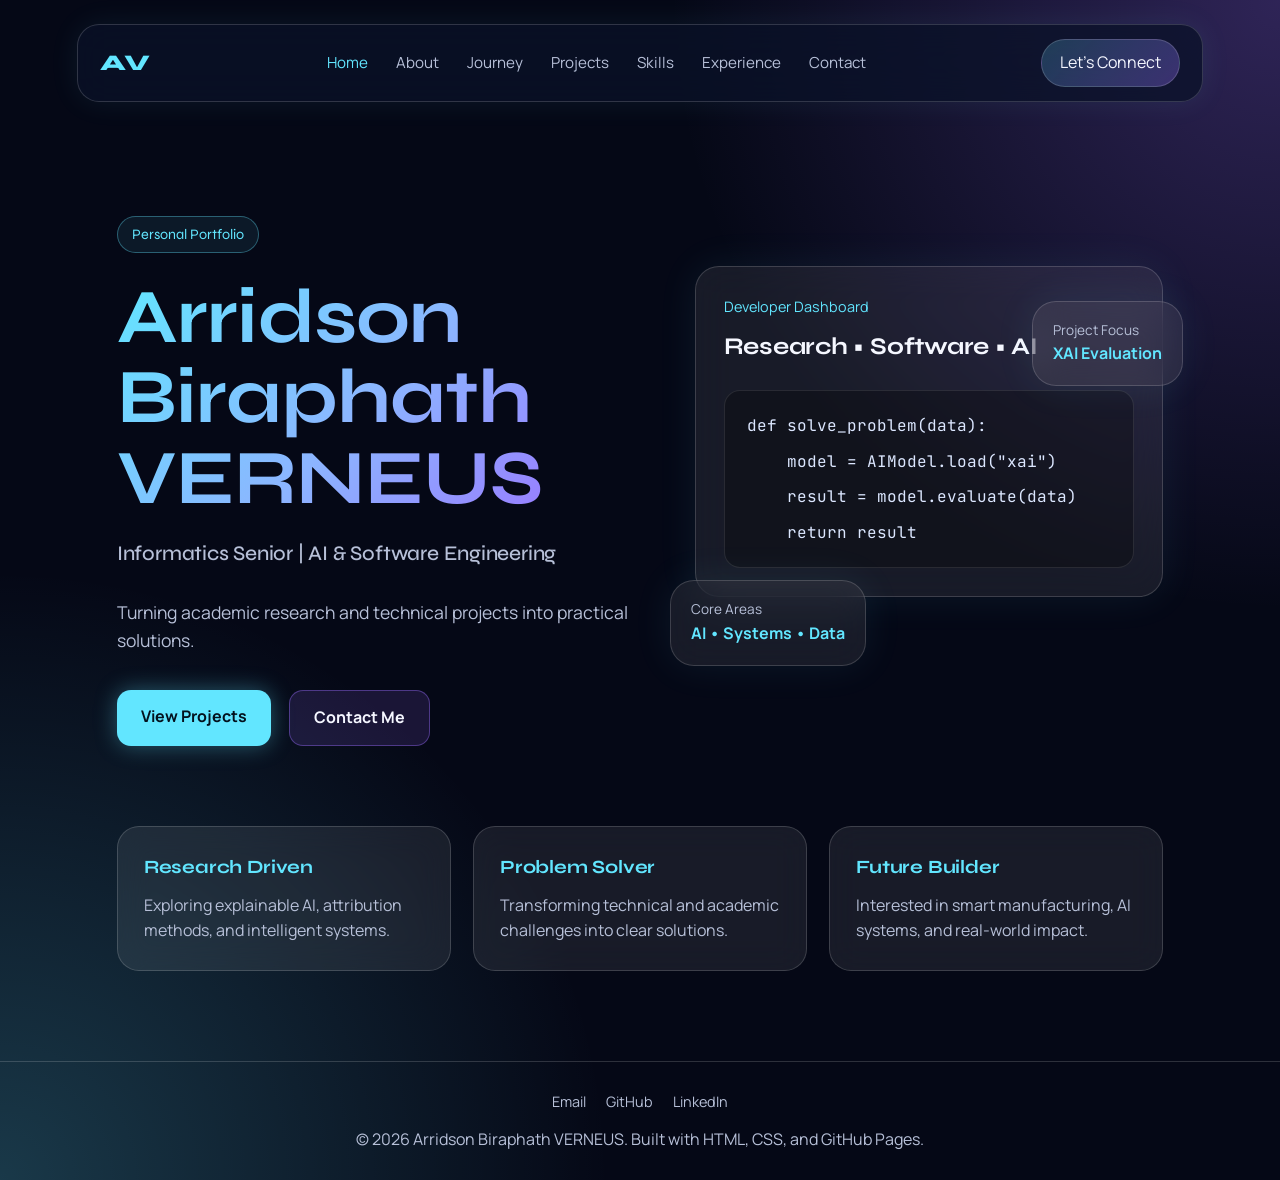
<file: index.html>
<!DOCTYPE html>
<html lang="en">
<head>
  <meta charset="UTF-8" />
  <meta name="viewport" content="width=device-width, initial-scale=1.0" />

  <title>Arridson Biraphath VERNEUS | Portfolio</title>
  <meta name="description" content="Personal portfolio of Arridson Biraphath VERNEUS, Informatics senior at Yuan Ze University with interests in AI, software engineering, XAI research, and intelligent manufacturing." />
  <meta name="author" content="Arridson Biraphath VERNEUS" />
  <meta name="theme-color" content="#050816" />
  <link rel="canonical" href="https://arrisnnow.github.io/index.html" />

  <!-- Favicon -->
  <link rel="icon" href="assets/favicon.svg" type="image/svg+xml" />

  <!-- Open Graph / social sharing -->
  <meta property="og:type" content="website" />
  <meta property="og:site_name" content="Arridson Biraphath VERNEUS" />
  <meta property="og:title" content="Arridson Biraphath VERNEUS | Portfolio" />
  <meta property="og:description" content="Personal portfolio of Arridson Biraphath VERNEUS, Informatics senior at Yuan Ze University with interests in AI, software engineering, XAI research, and intelligent manufacturing." />
  <meta property="og:url" content="https://arrisnnow.github.io/index.html" />
  <meta property="og:image" content="https://arrisnnow.github.io/assets/og-image.png" />
  <meta property="og:image:width" content="1200" />
  <meta property="og:image:height" content="630" />
  <meta name="twitter:card" content="summary_large_image" />
  <meta name="twitter:title" content="Arridson Biraphath VERNEUS | Portfolio" />
  <meta name="twitter:description" content="Personal portfolio of Arridson Biraphath VERNEUS, Informatics senior at Yuan Ze University with interests in AI, software engineering, XAI research, and intelligent manufacturing." />
  <meta name="twitter:image" content="https://arrisnnow.github.io/assets/og-image.png" />

  <!-- Fonts -->
  <link rel="preconnect" href="https://fonts.googleapis.com" />
  <link rel="preconnect" href="https://fonts.gstatic.com" crossorigin />
  <link href="https://fonts.googleapis.com/css2?family=Syne:wght@600;700;800&family=Manrope:wght@400;500;600;700&family=JetBrains+Mono:wght@400;500&display=swap" rel="stylesheet" />

  <link rel="stylesheet" href="css/style.css" />
</head>
<body>
  <a class="skip-link" href="#main">Skip to content</a>

  <header class="site-header">
    <nav class="navbar" aria-label="Main navigation">
      <a href="index.html" class="logo">AV</a>

      <button class="nav-toggle" aria-label="Toggle menu" aria-expanded="false" aria-controls="nav-menu">
        <span></span><span></span><span></span>
      </button>

      <ul class="nav-links" id="nav-menu">
        <li><a href="index.html">Home</a></li>
        <li><a href="about.html">About</a></li>
        <li><a href="journey.html">Journey</a></li>
        <li><a href="projects.html">Projects</a></li>
        <li><a href="skills.html">Skills</a></li>
        <li><a href="experience.html">Experience</a></li>
        <li><a href="contact.html">Contact</a></li>
        <li class="nav-cta-mobile"><a href="contact.html" class="nav-button">Let&rsquo;s Connect</a></li>
      </ul>

      <a href="contact.html" class="nav-button nav-cta-desktop">Let&rsquo;s Connect</a>
    </nav>
  </header>

  <main id="main">
    <section class="hero-section">
      <div class="hero-content">
        <p class="section-label">Personal Portfolio</p>
        <h1>Arridson Biraphath VERNEUS</h1>
        <h2>Informatics Senior | AI &amp; Software Engineering</h2>
        <p class="hero-description">
          Turning academic research and technical projects into practical solutions.
        </p>
        <div class="hero-buttons">
          <a href="projects.html" class="primary-button">View Projects</a>
          <a href="contact.html" class="secondary-button">Contact Me</a>
        </div>
      </div>

      <div class="hero-visual">
        <div class="dashboard-card main-card">
          <p class="card-label">Developer Dashboard</p>
          <h3>Research &bull; Software &bull; AI</h3>
          <div class="code-box">
            <span>def solve_problem(data):</span>
            <span>&nbsp;&nbsp;&nbsp;&nbsp;model = AIModel.load("xai")</span>
            <span>&nbsp;&nbsp;&nbsp;&nbsp;result = model.evaluate(data)</span>
            <span>&nbsp;&nbsp;&nbsp;&nbsp;return result</span>
          </div>
        </div>
        <div class="dashboard-card floating-card top-card">
          <p>Project Focus</p>
          <strong>XAI Evaluation</strong>
        </div>
        <div class="dashboard-card floating-card bottom-card">
          <p>Core Areas</p>
          <strong>AI &bull; Systems &bull; Data</strong>
        </div>
      </div>
    </section>

    <section class="quick-highlights">
      <article class="highlight-card">
        <h3>Research Driven</h3>
        <p>Exploring explainable AI, attribution methods, and intelligent systems.</p>
      </article>
      <article class="highlight-card">
        <h3>Problem Solver</h3>
        <p>Transforming technical and academic challenges into clear solutions.</p>
      </article>
      <article class="highlight-card">
        <h3>Future Builder</h3>
        <p>Interested in smart manufacturing, AI systems, and real-world impact.</p>
      </article>
    </section>
  </main>

  <footer class="site-footer">
    <div class="footer-social">
      <a href="mailto:arridsonverneus@gmail.com">Email</a>
      <a href="https://github.com/ArriSnnow" target="_blank" rel="noopener noreferrer">GitHub</a>
      <a href="https://www.linkedin.com/in/your-username" target="_blank" rel="noopener noreferrer">LinkedIn</a>
    </div>
    <p>&copy; 2026 Arridson Biraphath VERNEUS. Built with HTML, CSS, and GitHub Pages.</p>
  </footer>

  <script src="js/script.js"></script>
</body>
</html>
</file>
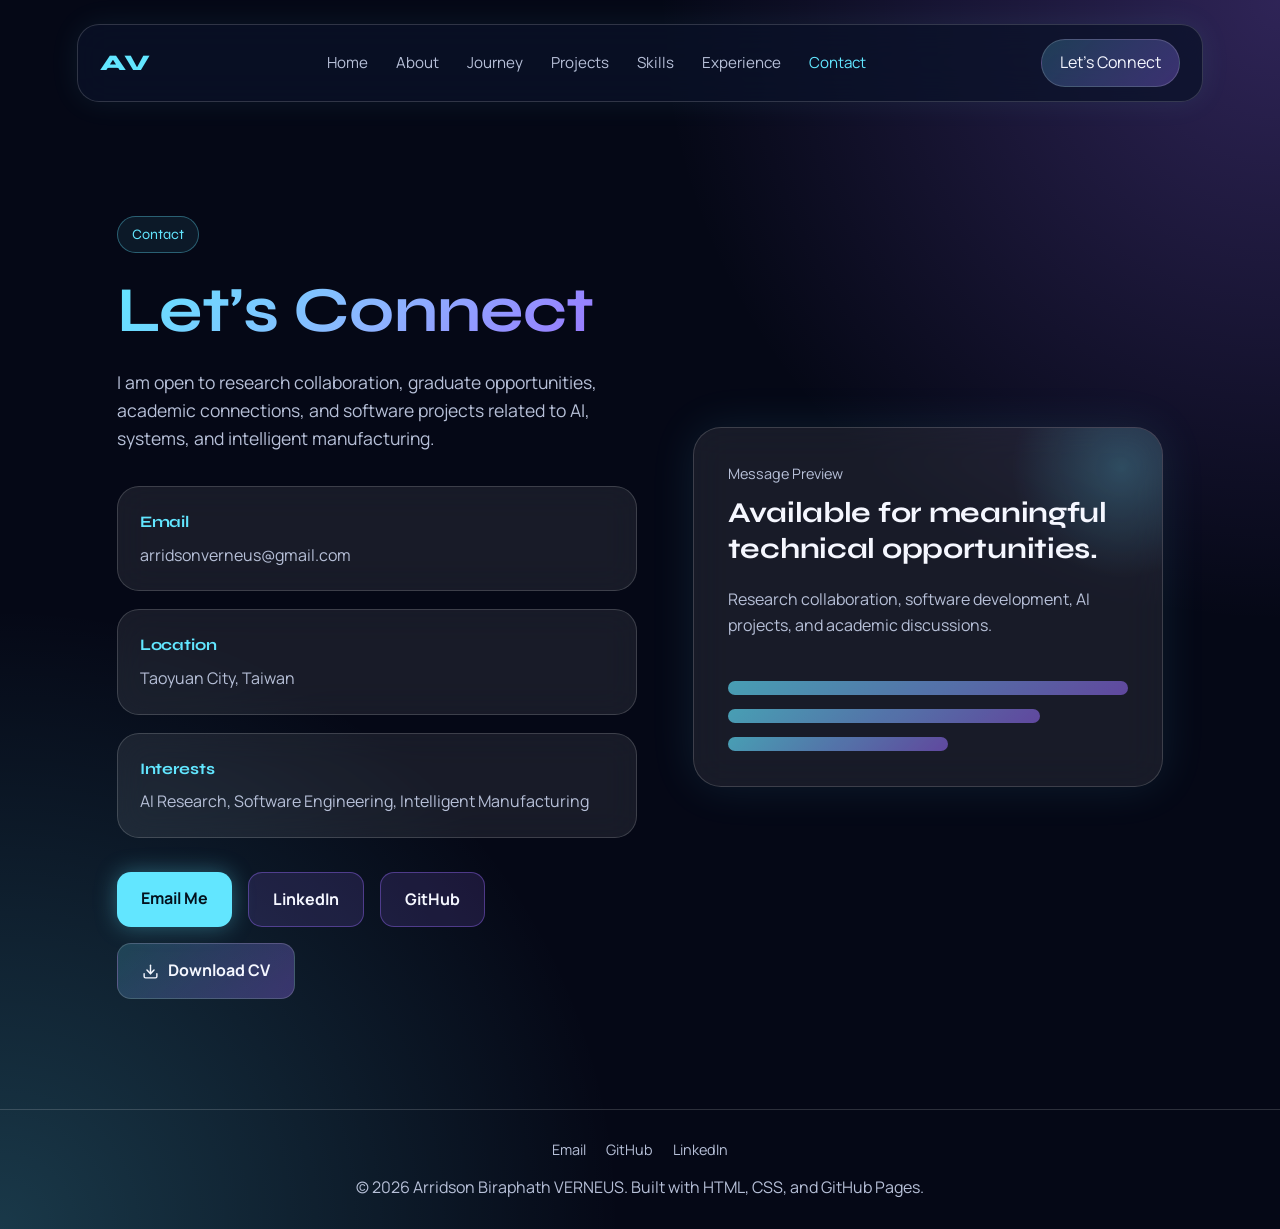
<file: contact.html>
<!DOCTYPE html>
<html lang="en">
<head>
  <meta charset="UTF-8" />
  <meta name="viewport" content="width=device-width, initial-scale=1.0" />

  <title>Contact | Arridson Biraphath VERNEUS</title>
  <meta name="description" content="Contact Arridson Biraphath VERNEUS for research collaboration, graduate opportunities, software projects, and academic connections." />
  <meta name="author" content="Arridson Biraphath VERNEUS" />
  <meta name="theme-color" content="#050816" />
  <link rel="canonical" href="https://arrisnnow.github.io/contact.html" />

  <!-- Favicon -->
  <link rel="icon" href="assets/favicon.svg" type="image/svg+xml" />

  <!-- Open Graph / social sharing -->
  <meta property="og:type" content="website" />
  <meta property="og:site_name" content="Arridson Biraphath VERNEUS" />
  <meta property="og:title" content="Contact | Arridson Biraphath VERNEUS" />
  <meta property="og:description" content="Contact Arridson Biraphath VERNEUS for research collaboration, graduate opportunities, software projects, and academic connections." />
  <meta property="og:url" content="https://arrisnnow.github.io/contact.html" />
  <meta property="og:image" content="https://arrisnnow.github.io/assets/og-image.png" />
  <meta property="og:image:width" content="1200" />
  <meta property="og:image:height" content="630" />
  <meta name="twitter:card" content="summary_large_image" />
  <meta name="twitter:title" content="Contact | Arridson Biraphath VERNEUS" />
  <meta name="twitter:description" content="Contact Arridson Biraphath VERNEUS for research collaboration, graduate opportunities, software projects, and academic connections." />
  <meta name="twitter:image" content="https://arrisnnow.github.io/assets/og-image.png" />

  <!-- Fonts -->
  <link rel="preconnect" href="https://fonts.googleapis.com" />
  <link rel="preconnect" href="https://fonts.gstatic.com" crossorigin />
  <link href="https://fonts.googleapis.com/css2?family=Syne:wght@600;700;800&family=Manrope:wght@400;500;600;700&family=JetBrains+Mono:wght@400;500&display=swap" rel="stylesheet" />

  <link rel="stylesheet" href="css/style.css" />
</head>
<body>
  <a class="skip-link" href="#main">Skip to content</a>

  <header class="site-header">
    <nav class="navbar" aria-label="Main navigation">
      <a href="index.html" class="logo">AV</a>

      <button class="nav-toggle" aria-label="Toggle menu" aria-expanded="false" aria-controls="nav-menu">
        <span></span><span></span><span></span>
      </button>

      <ul class="nav-links" id="nav-menu">
        <li><a href="index.html">Home</a></li>
        <li><a href="about.html">About</a></li>
        <li><a href="journey.html">Journey</a></li>
        <li><a href="projects.html">Projects</a></li>
        <li><a href="skills.html">Skills</a></li>
        <li><a href="experience.html">Experience</a></li>
        <li><a href="contact.html">Contact</a></li>
        <li class="nav-cta-mobile"><a href="contact.html" class="nav-button">Let&rsquo;s Connect</a></li>
      </ul>

      <a href="contact.html" class="nav-button nav-cta-desktop">Let&rsquo;s Connect</a>
    </nav>
  </header>

  <main id="main">
    <section class="contact-section">
      <div class="contact-content">
        <p class="section-label">Contact</p>
        <h1>Let&rsquo;s Connect</h1>
        <p class="contact-intro">
          I am open to research collaboration, graduate opportunities, academic
          connections, and software projects related to AI, systems, and intelligent
          manufacturing.
        </p>

        <div class="contact-info-grid">
          <article class="contact-info-card"><h2>Email</h2><p>arridsonverneus@gmail.com</p></article>
          <article class="contact-info-card"><h2>Location</h2><p>Taoyuan City, Taiwan</p></article>
          <article class="contact-info-card"><h2>Interests</h2><p>AI Research, Software Engineering, Intelligent Manufacturing</p></article>
        </div>

        <div class="contact-buttons">
          <a href="mailto:arridsonverneus@gmail.com" class="primary-button">Email Me</a>
          <!-- TODO(Arridson): replace with your real LinkedIn profile URL -->
          <a href="https://www.linkedin.com/in/your-username" target="_blank" rel="noopener noreferrer" class="secondary-button">LinkedIn</a>
          <a href="https://github.com/ArriSnnow" target="_blank" rel="noopener noreferrer" class="secondary-button">GitHub</a>
          <!-- TODO(Arridson): add your CV file as assets/Arridson-Verneus-CV.pdf -->
          <a href="assets/Arridson-Verneus-CV.pdf" class="cv-button" download><svg viewBox="0 0 24 24" fill="none" stroke="currentColor" stroke-width="2" stroke-linecap="round" stroke-linejoin="round"><path d="M21 15v4a2 2 0 0 1-2 2H5a2 2 0 0 1-2-2v-4"/><polyline points="7 10 12 15 17 10"/><line x1="12" y1="15" x2="12" y2="3"/></svg> Download CV</a>
        </div>
      </div>

      <div class="contact-visual">
        <div class="message-card">
          <p class="card-label">Message Preview</p>
          <h2>Available for meaningful technical opportunities.</h2>
          <p>Research collaboration, software development, AI projects, and academic discussions.</p>
          <div class="message-lines"><span></span><span></span><span></span></div>
        </div>
      </div>
    </section>
  </main>

  <footer class="site-footer">
    <div class="footer-social">
      <a href="mailto:arridsonverneus@gmail.com">Email</a>
      <a href="https://github.com/ArriSnnow" target="_blank" rel="noopener noreferrer">GitHub</a>
      <a href="https://www.linkedin.com/in/your-username" target="_blank" rel="noopener noreferrer">LinkedIn</a>
    </div>
    <p>&copy; 2026 Arridson Biraphath VERNEUS. Built with HTML, CSS, and GitHub Pages.</p>
  </footer>

  <script src="js/script.js"></script>
</body>
</html>
</file>
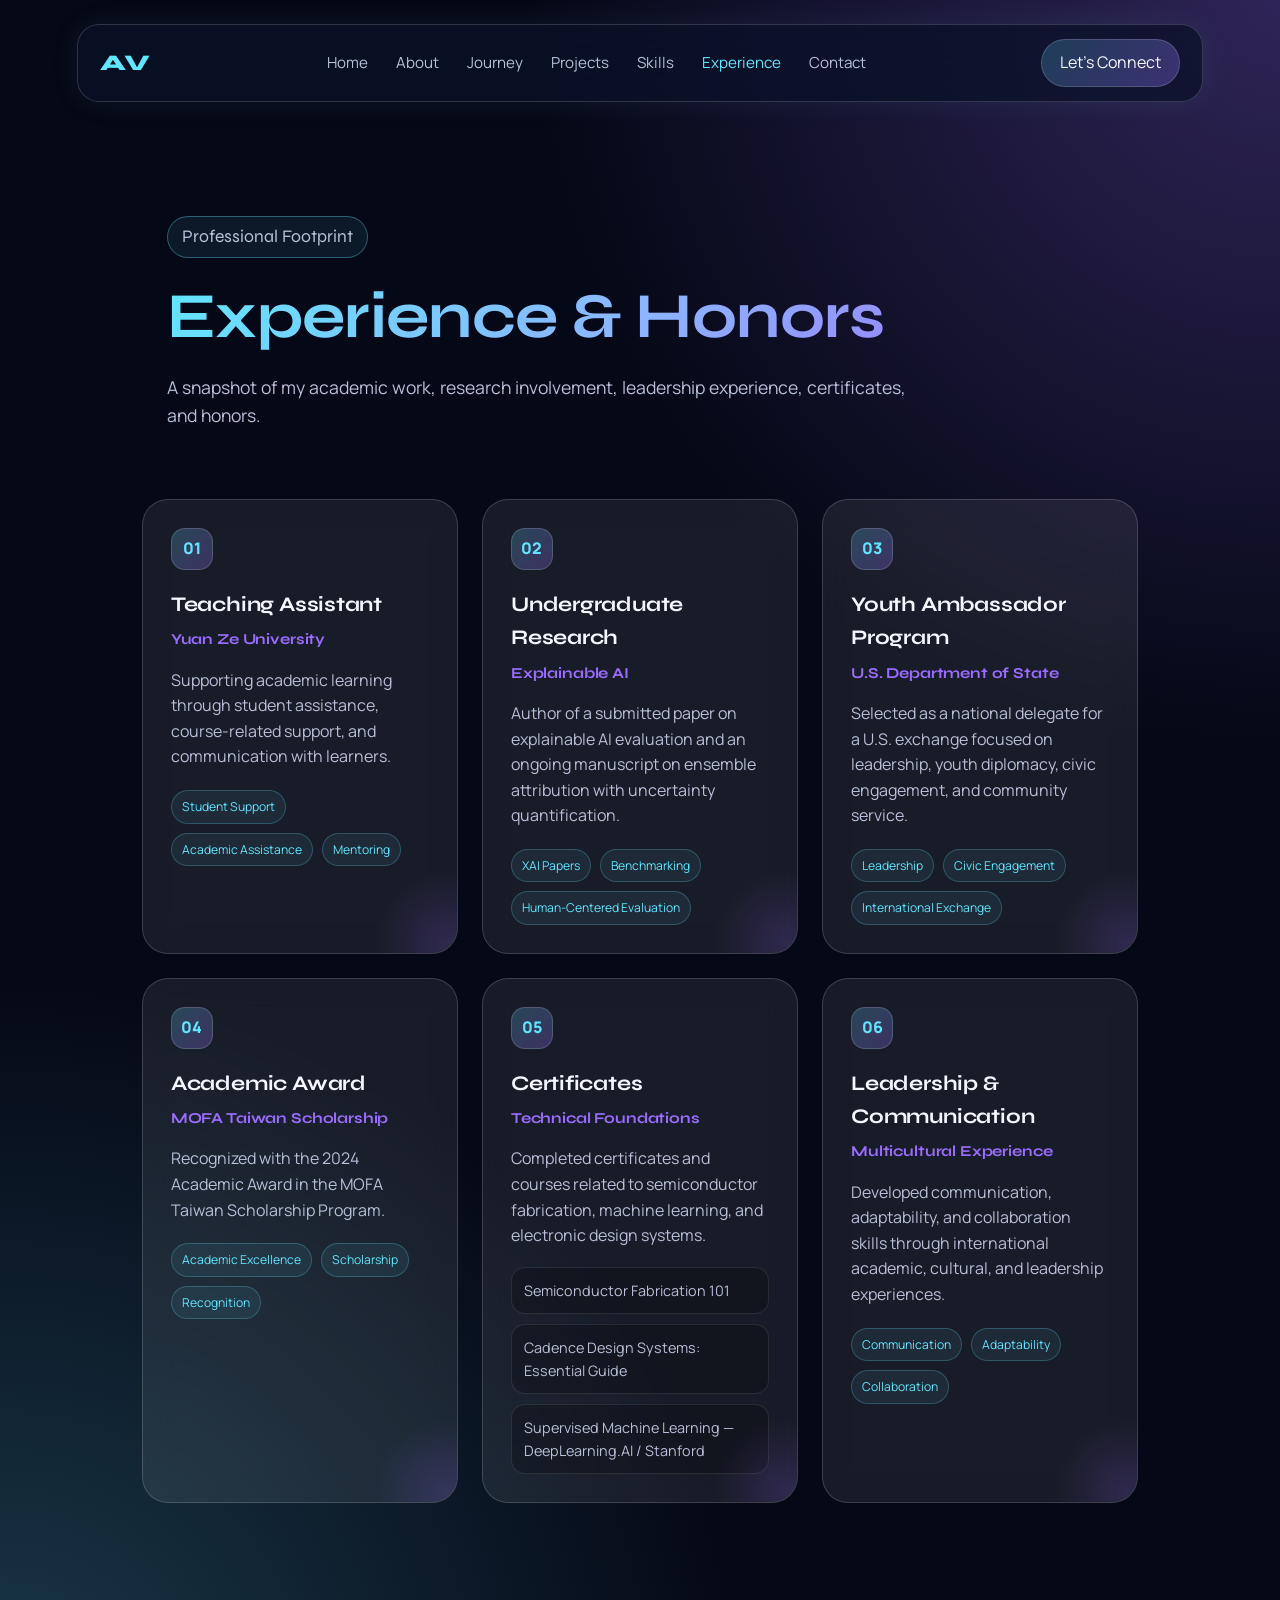
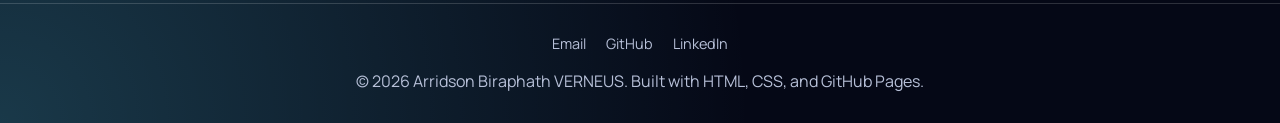
<file: experience.html>
<!DOCTYPE html>
<html lang="en">
<head>
  <meta charset="UTF-8" />
  <meta name="viewport" content="width=device-width, initial-scale=1.0" />

  <title>Experience | Arridson Biraphath VERNEUS</title>
  <meta name="description" content="Experience and honors of Arridson Biraphath VERNEUS: teaching assistant work, undergraduate research, leadership, certificates, and awards." />
  <meta name="author" content="Arridson Biraphath VERNEUS" />
  <meta name="theme-color" content="#050816" />
  <link rel="canonical" href="https://arrisnnow.github.io/experience.html" />

  <!-- Favicon -->
  <link rel="icon" href="assets/favicon.svg" type="image/svg+xml" />

  <!-- Open Graph / social sharing -->
  <meta property="og:type" content="website" />
  <meta property="og:site_name" content="Arridson Biraphath VERNEUS" />
  <meta property="og:title" content="Experience | Arridson Biraphath VERNEUS" />
  <meta property="og:description" content="Experience and honors of Arridson Biraphath VERNEUS: teaching assistant work, undergraduate research, leadership, certificates, and awards." />
  <meta property="og:url" content="https://arrisnnow.github.io/experience.html" />
  <meta property="og:image" content="https://arrisnnow.github.io/assets/og-image.png" />
  <meta property="og:image:width" content="1200" />
  <meta property="og:image:height" content="630" />
  <meta name="twitter:card" content="summary_large_image" />
  <meta name="twitter:title" content="Experience | Arridson Biraphath VERNEUS" />
  <meta name="twitter:description" content="Experience and honors of Arridson Biraphath VERNEUS: teaching assistant work, undergraduate research, leadership, certificates, and awards." />
  <meta name="twitter:image" content="https://arrisnnow.github.io/assets/og-image.png" />

  <!-- Fonts -->
  <link rel="preconnect" href="https://fonts.googleapis.com" />
  <link rel="preconnect" href="https://fonts.gstatic.com" crossorigin />
  <link href="https://fonts.googleapis.com/css2?family=Syne:wght@600;700;800&family=Manrope:wght@400;500;600;700&family=JetBrains+Mono:wght@400;500&display=swap" rel="stylesheet" />

  <link rel="stylesheet" href="css/style.css" />
</head>
<body>
  <a class="skip-link" href="#main">Skip to content</a>

  <header class="site-header">
    <nav class="navbar" aria-label="Main navigation">
      <a href="index.html" class="logo">AV</a>

      <button class="nav-toggle" aria-label="Toggle menu" aria-expanded="false" aria-controls="nav-menu">
        <span></span><span></span><span></span>
      </button>

      <ul class="nav-links" id="nav-menu">
        <li><a href="index.html">Home</a></li>
        <li><a href="about.html">About</a></li>
        <li><a href="journey.html">Journey</a></li>
        <li><a href="projects.html">Projects</a></li>
        <li><a href="skills.html">Skills</a></li>
        <li><a href="experience.html">Experience</a></li>
        <li><a href="contact.html">Contact</a></li>
        <li class="nav-cta-mobile"><a href="contact.html" class="nav-button">Let&rsquo;s Connect</a></li>
      </ul>

      <a href="contact.html" class="nav-button nav-cta-desktop">Let&rsquo;s Connect</a>
    </nav>
  </header>

  <main id="main">
    <section class="page-hero">
      <p class="section-label">Professional Footprint</p>
      <h1>Experience &amp; Honors</h1>
      <p>A snapshot of my academic work, research involvement, leadership experience,
        certificates, and honors.</p>
    </section>

    <section class="experience-grid">
      <article class="experience-card">
        <span class="experience-icon">01</span>
        <h2>Teaching Assistant</h2>
        <h3>Yuan Ze University</h3>
        <p>Supporting academic learning through student assistance, course-related
          support, and communication with learners.</p>
        <div class="experience-tags"><span>Student Support</span><span>Academic Assistance</span><span>Mentoring</span></div>
      </article>
      <article class="experience-card">
        <span class="experience-icon">02</span>
        <h2>Undergraduate Research</h2>
        <h3>Explainable AI</h3>
        <p>Author of a submitted paper on explainable AI evaluation and an ongoing
          manuscript on ensemble attribution with uncertainty quantification.</p>
        <div class="experience-tags"><span>XAI Papers</span><span>Benchmarking</span><span>Human-Centered Evaluation</span></div>
      </article>
      <article class="experience-card">
        <span class="experience-icon">03</span>
        <h2>Youth Ambassador Program</h2>
        <h3>U.S. Department of State</h3>
        <p>Selected as a national delegate for a U.S. exchange focused on leadership,
          youth diplomacy, civic engagement, and community service.</p>
        <div class="experience-tags"><span>Leadership</span><span>Civic Engagement</span><span>International Exchange</span></div>
      </article>
      <article class="experience-card">
        <span class="experience-icon">04</span>
        <h2>Academic Award</h2>
        <h3>MOFA Taiwan Scholarship</h3>
        <p>Recognized with the 2024 Academic Award in the MOFA Taiwan Scholarship Program.</p>
        <div class="experience-tags"><span>Academic Excellence</span><span>Scholarship</span><span>Recognition</span></div>
      </article>
      <article class="experience-card">
        <span class="experience-icon">05</span>
        <h2>Certificates</h2>
        <h3>Technical Foundations</h3>
        <p>Completed certificates and courses related to semiconductor fabrication,
          machine learning, and electronic design systems.</p>
        <div class="certificate-list">
          <p>Semiconductor Fabrication 101</p>
          <p>Cadence Design Systems: Essential Guide</p>
          <p>Supervised Machine Learning &mdash; DeepLearning.AI / Stanford</p>
        </div>
      </article>
      <article class="experience-card">
        <span class="experience-icon">06</span>
        <h2>Leadership &amp; Communication</h2>
        <h3>Multicultural Experience</h3>
        <p>Developed communication, adaptability, and collaboration skills through
          international academic, cultural, and leadership experiences.</p>
        <div class="experience-tags"><span>Communication</span><span>Adaptability</span><span>Collaboration</span></div>
      </article>
    </section>
  </main>

  <footer class="site-footer">
    <div class="footer-social">
      <a href="mailto:arridsonverneus@gmail.com">Email</a>
      <a href="https://github.com/ArriSnnow" target="_blank" rel="noopener noreferrer">GitHub</a>
      <a href="https://www.linkedin.com/in/your-username" target="_blank" rel="noopener noreferrer">LinkedIn</a>
    </div>
    <p>&copy; 2026 Arridson Biraphath VERNEUS. Built with HTML, CSS, and GitHub Pages.</p>
  </footer>

  <script src="js/script.js"></script>
</body>
</html>
</file>
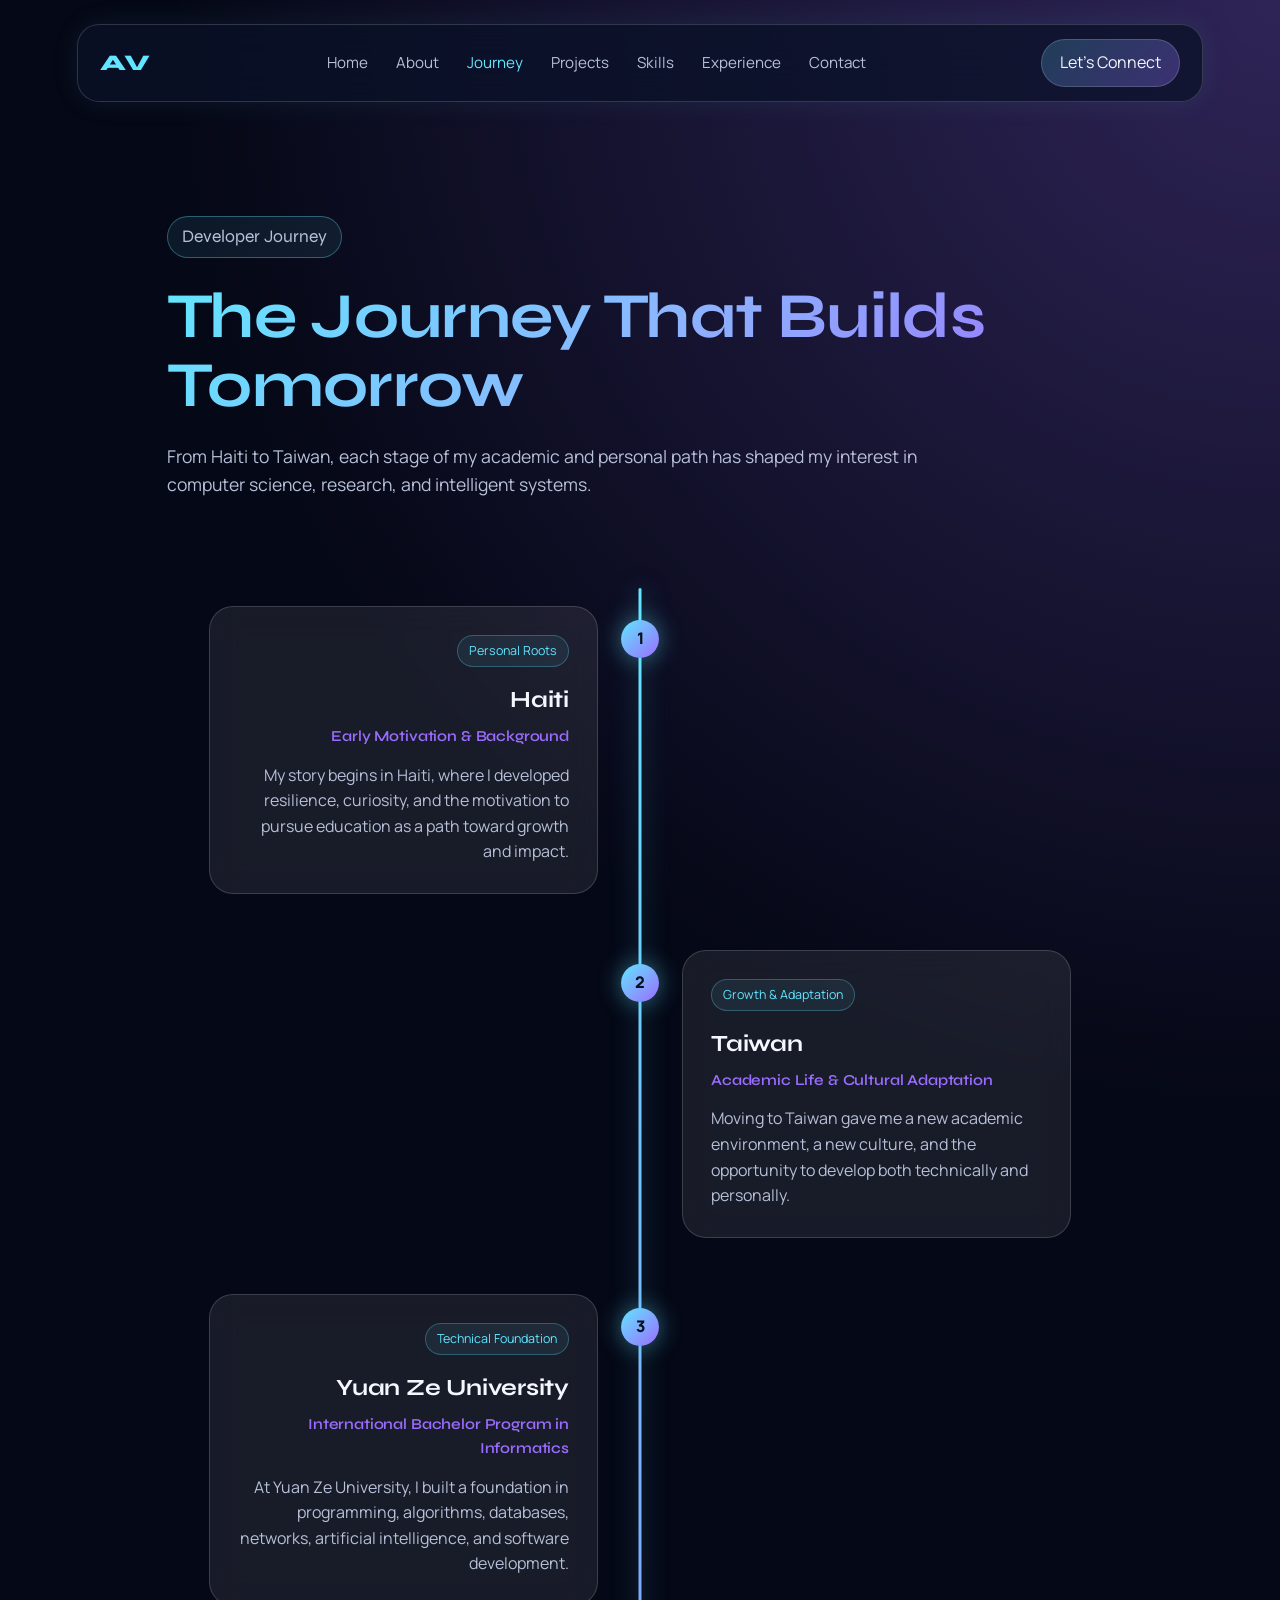
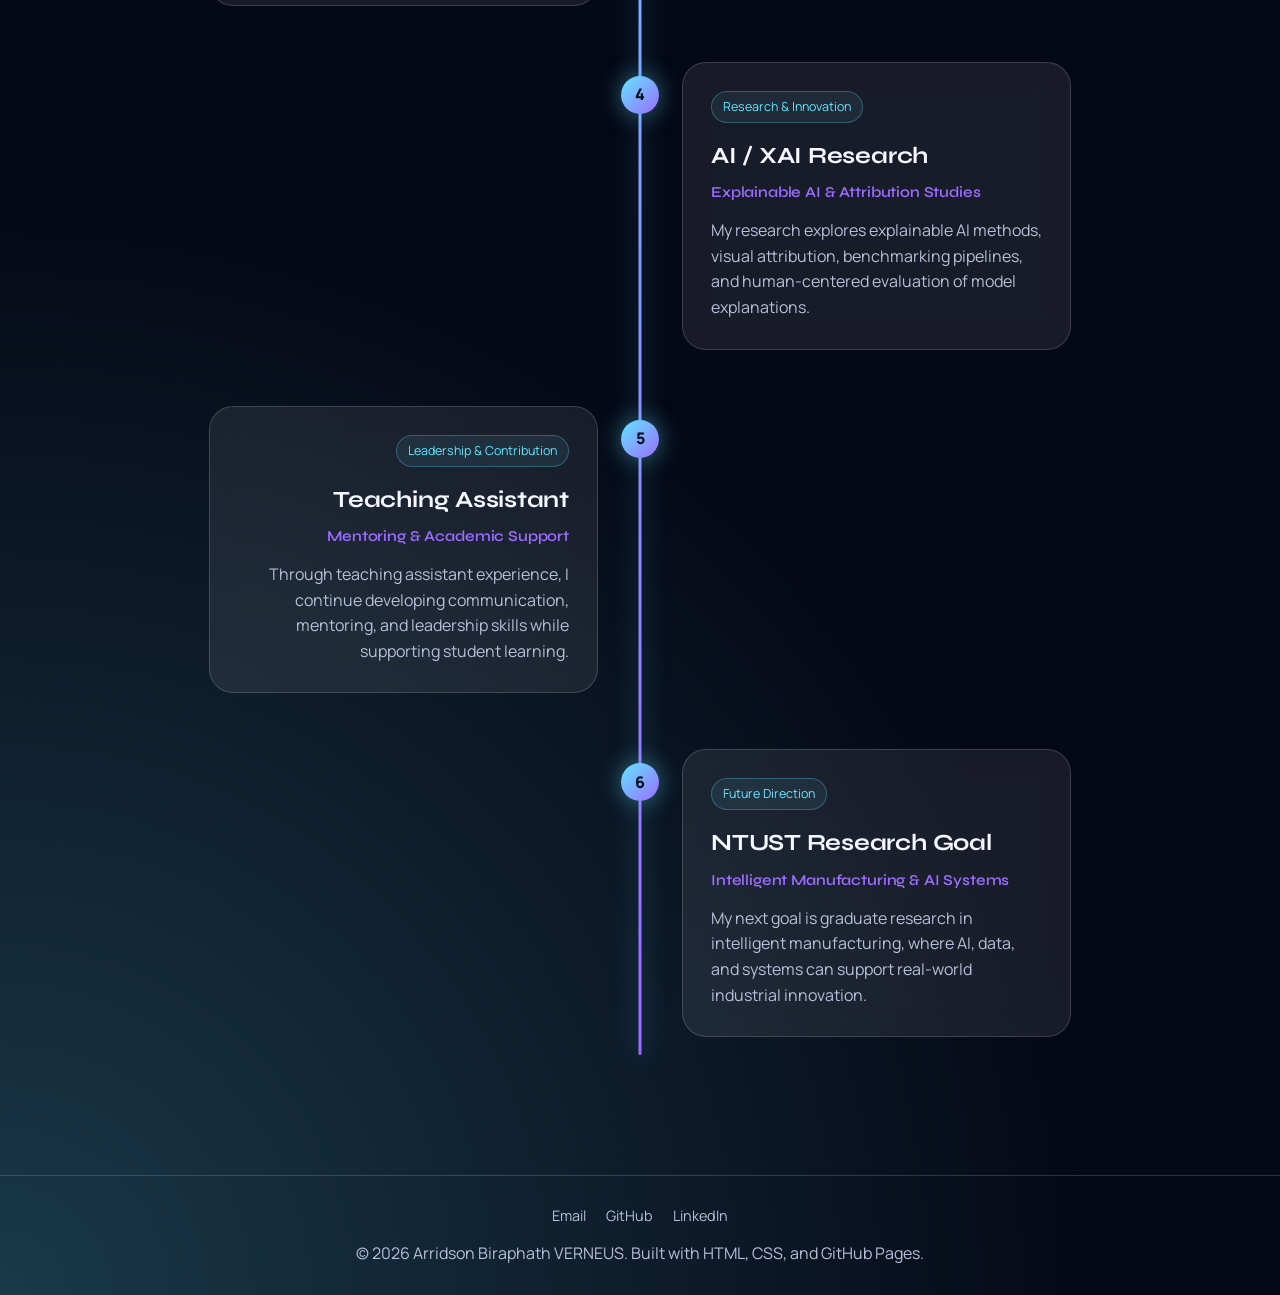
<file: journey.html>
<!DOCTYPE html>
<html lang="en">
<head>
  <meta charset="UTF-8" />
  <meta name="viewport" content="width=device-width, initial-scale=1.0" />

  <title>Journey | Arridson Biraphath VERNEUS</title>
  <meta name="description" content="The academic and personal journey of Arridson Biraphath VERNEUS, from Haiti to Taiwan and into AI/XAI research." />
  <meta name="author" content="Arridson Biraphath VERNEUS" />
  <meta name="theme-color" content="#050816" />
  <link rel="canonical" href="https://arrisnnow.github.io/journey.html" />

  <!-- Favicon -->
  <link rel="icon" href="assets/favicon.svg" type="image/svg+xml" />

  <!-- Open Graph / social sharing -->
  <meta property="og:type" content="website" />
  <meta property="og:site_name" content="Arridson Biraphath VERNEUS" />
  <meta property="og:title" content="Journey | Arridson Biraphath VERNEUS" />
  <meta property="og:description" content="The academic and personal journey of Arridson Biraphath VERNEUS, from Haiti to Taiwan and into AI/XAI research." />
  <meta property="og:url" content="https://arrisnnow.github.io/journey.html" />
  <meta property="og:image" content="https://arrisnnow.github.io/assets/og-image.png" />
  <meta property="og:image:width" content="1200" />
  <meta property="og:image:height" content="630" />
  <meta name="twitter:card" content="summary_large_image" />
  <meta name="twitter:title" content="Journey | Arridson Biraphath VERNEUS" />
  <meta name="twitter:description" content="The academic and personal journey of Arridson Biraphath VERNEUS, from Haiti to Taiwan and into AI/XAI research." />
  <meta name="twitter:image" content="https://arrisnnow.github.io/assets/og-image.png" />

  <!-- Fonts -->
  <link rel="preconnect" href="https://fonts.googleapis.com" />
  <link rel="preconnect" href="https://fonts.gstatic.com" crossorigin />
  <link href="https://fonts.googleapis.com/css2?family=Syne:wght@600;700;800&family=Manrope:wght@400;500;600;700&family=JetBrains+Mono:wght@400;500&display=swap" rel="stylesheet" />

  <link rel="stylesheet" href="css/style.css" />
</head>
<body>
  <a class="skip-link" href="#main">Skip to content</a>

  <header class="site-header">
    <nav class="navbar" aria-label="Main navigation">
      <a href="index.html" class="logo">AV</a>

      <button class="nav-toggle" aria-label="Toggle menu" aria-expanded="false" aria-controls="nav-menu">
        <span></span><span></span><span></span>
      </button>

      <ul class="nav-links" id="nav-menu">
        <li><a href="index.html">Home</a></li>
        <li><a href="about.html">About</a></li>
        <li><a href="journey.html">Journey</a></li>
        <li><a href="projects.html">Projects</a></li>
        <li><a href="skills.html">Skills</a></li>
        <li><a href="experience.html">Experience</a></li>
        <li><a href="contact.html">Contact</a></li>
        <li class="nav-cta-mobile"><a href="contact.html" class="nav-button">Let&rsquo;s Connect</a></li>
      </ul>

      <a href="contact.html" class="nav-button nav-cta-desktop">Let&rsquo;s Connect</a>
    </nav>
  </header>

  <main id="main">
    <section class="page-hero">
      <p class="section-label">Developer Journey</p>
      <h1>The Journey That Builds Tomorrow</h1>
      <p>From Haiti to Taiwan, each stage of my academic and personal path has
        shaped my interest in computer science, research, and intelligent systems.</p>
    </section>

    <section class="timeline-section">
      <div class="timeline-line"></div>
      <article class="timeline-item left">
        <div class="timeline-dot">1</div>
        <div class="timeline-card">
          <span class="timeline-tag">Personal Roots</span>
          <h2>Haiti</h2>
          <h3>Early Motivation &amp; Background</h3>
          <p>My story begins in Haiti, where I developed resilience, curiosity,
            and the motivation to pursue education as a path toward growth and impact.</p>
        </div>
      </article>
      <article class="timeline-item right">
        <div class="timeline-dot">2</div>
        <div class="timeline-card">
          <span class="timeline-tag">Growth &amp; Adaptation</span>
          <h2>Taiwan</h2>
          <h3>Academic Life &amp; Cultural Adaptation</h3>
          <p>Moving to Taiwan gave me a new academic environment, a new culture,
            and the opportunity to develop both technically and personally.</p>
        </div>
      </article>
      <article class="timeline-item left">
        <div class="timeline-dot">3</div>
        <div class="timeline-card">
          <span class="timeline-tag">Technical Foundation</span>
          <h2>Yuan Ze University</h2>
          <h3>International Bachelor Program in Informatics</h3>
          <p>At Yuan Ze University, I built a foundation in programming, algorithms,
            databases, networks, artificial intelligence, and software development.</p>
        </div>
      </article>
      <article class="timeline-item right">
        <div class="timeline-dot">4</div>
        <div class="timeline-card">
          <span class="timeline-tag">Research &amp; Innovation</span>
          <h2>AI / XAI Research</h2>
          <h3>Explainable AI &amp; Attribution Studies</h3>
          <p>My research explores explainable AI methods, visual attribution,
            benchmarking pipelines, and human-centered evaluation of model explanations.</p>
        </div>
      </article>
      <article class="timeline-item left">
        <div class="timeline-dot">5</div>
        <div class="timeline-card">
          <span class="timeline-tag">Leadership &amp; Contribution</span>
          <h2>Teaching Assistant</h2>
          <h3>Mentoring &amp; Academic Support</h3>
          <p>Through teaching assistant experience, I continue developing communication,
            mentoring, and leadership skills while supporting student learning.</p>
        </div>
      </article>
      <article class="timeline-item right">
        <div class="timeline-dot">6</div>
        <div class="timeline-card">
          <span class="timeline-tag">Future Direction</span>
          <h2>NTUST Research Goal</h2>
          <h3>Intelligent Manufacturing &amp; AI Systems</h3>
          <p>My next goal is graduate research in intelligent manufacturing, where
            AI, data, and systems can support real-world industrial innovation.</p>
        </div>
      </article>
    </section>
  </main>

  <footer class="site-footer">
    <div class="footer-social">
      <a href="mailto:arridsonverneus@gmail.com">Email</a>
      <a href="https://github.com/ArriSnnow" target="_blank" rel="noopener noreferrer">GitHub</a>
      <a href="https://www.linkedin.com/in/your-username" target="_blank" rel="noopener noreferrer">LinkedIn</a>
    </div>
    <p>&copy; 2026 Arridson Biraphath VERNEUS. Built with HTML, CSS, and GitHub Pages.</p>
  </footer>

  <script src="js/script.js"></script>
</body>
</html>
</file>
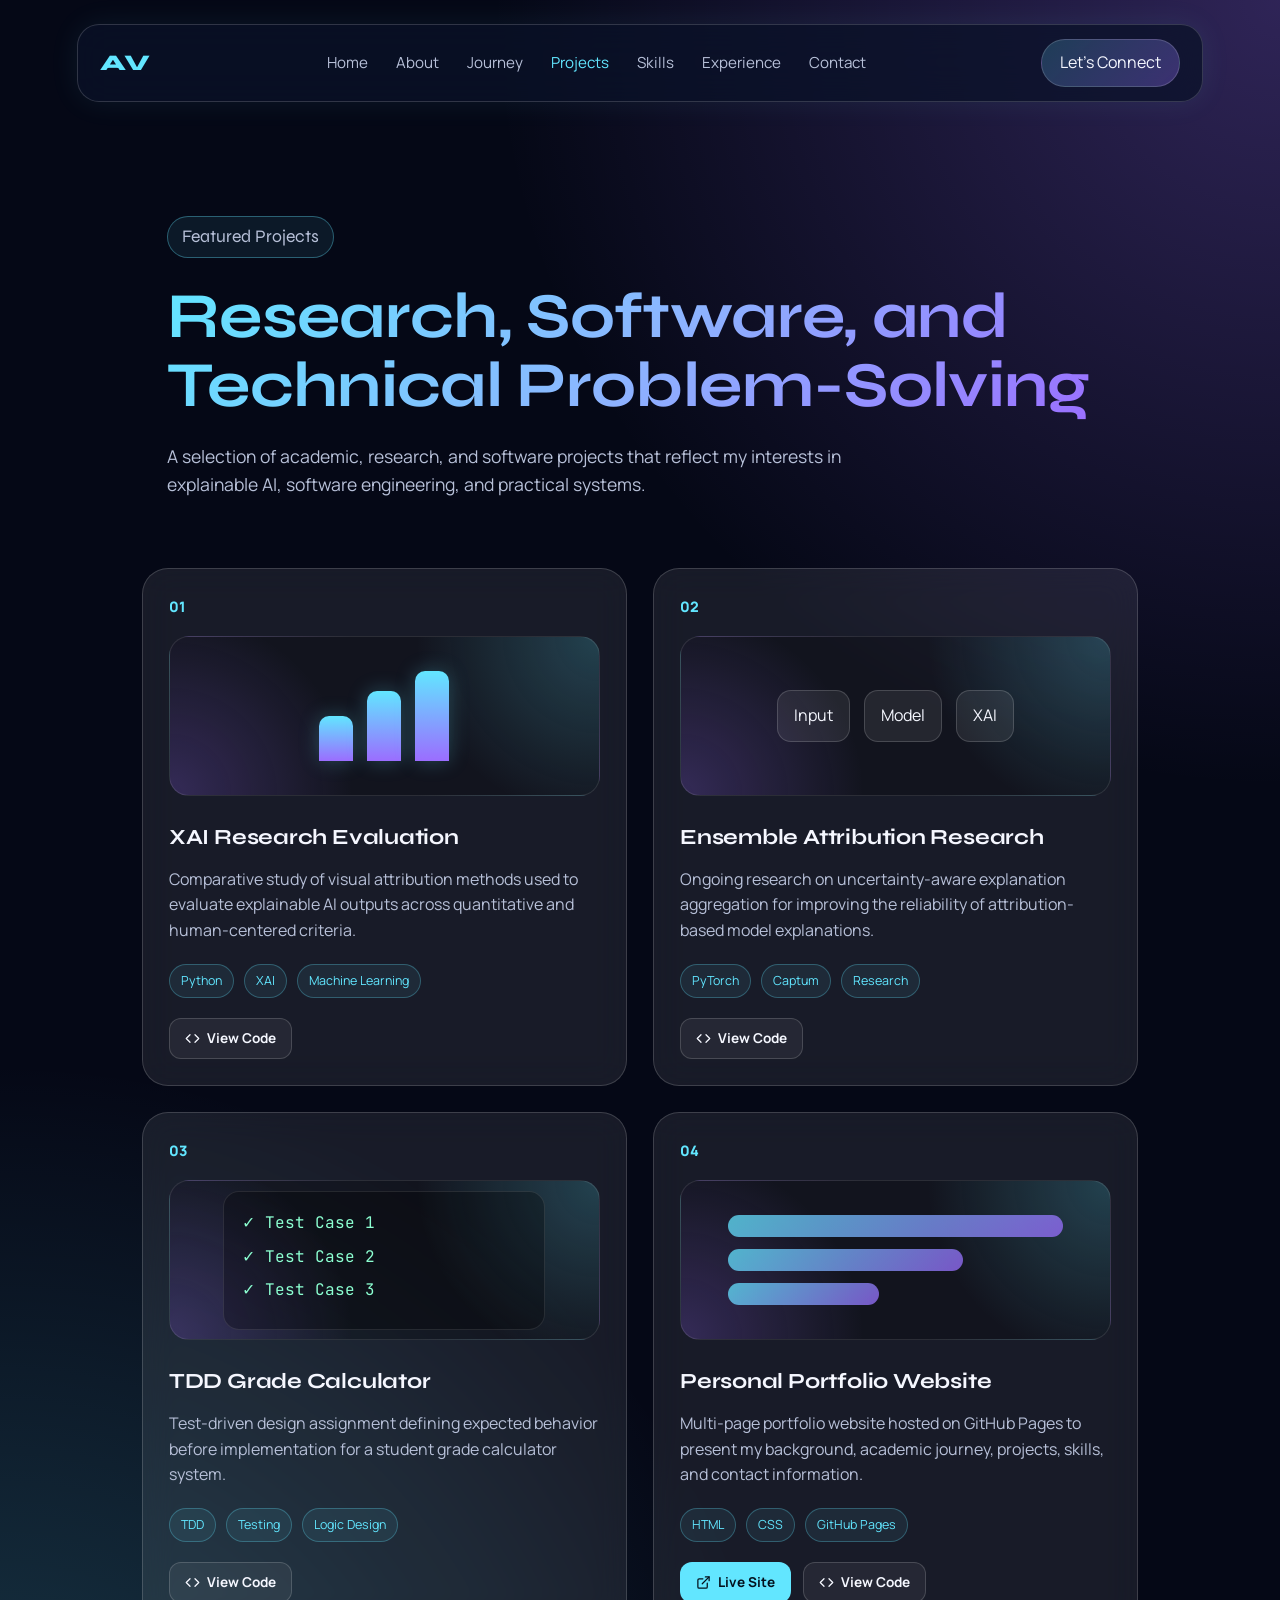
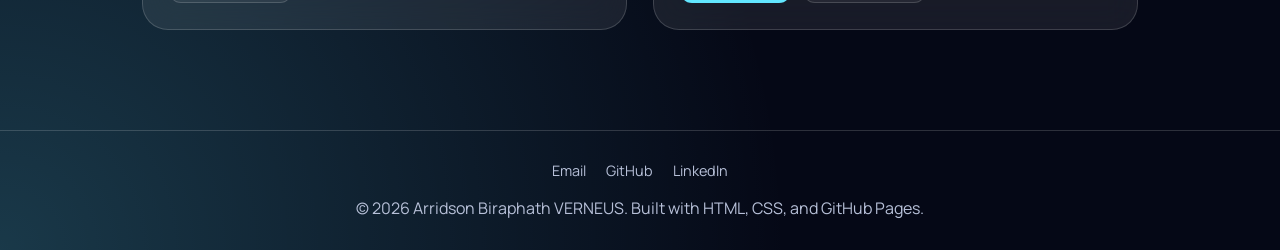
<file: projects.html>
<!DOCTYPE html>
<html lang="en">
<head>
  <meta charset="UTF-8" />
  <meta name="viewport" content="width=device-width, initial-scale=1.0" />

  <title>Projects | Arridson Biraphath VERNEUS</title>
  <meta name="description" content="Selected research and software projects by Arridson Biraphath VERNEUS, including explainable AI evaluation, ensemble attribution research, and more." />
  <meta name="author" content="Arridson Biraphath VERNEUS" />
  <meta name="theme-color" content="#050816" />
  <link rel="canonical" href="https://arrisnnow.github.io/projects.html" />

  <!-- Favicon -->
  <link rel="icon" href="assets/favicon.svg" type="image/svg+xml" />

  <!-- Open Graph / social sharing -->
  <meta property="og:type" content="website" />
  <meta property="og:site_name" content="Arridson Biraphath VERNEUS" />
  <meta property="og:title" content="Projects | Arridson Biraphath VERNEUS" />
  <meta property="og:description" content="Selected research and software projects by Arridson Biraphath VERNEUS, including explainable AI evaluation, ensemble attribution research, and more." />
  <meta property="og:url" content="https://arrisnnow.github.io/projects.html" />
  <meta property="og:image" content="https://arrisnnow.github.io/assets/og-image.png" />
  <meta property="og:image:width" content="1200" />
  <meta property="og:image:height" content="630" />
  <meta name="twitter:card" content="summary_large_image" />
  <meta name="twitter:title" content="Projects | Arridson Biraphath VERNEUS" />
  <meta name="twitter:description" content="Selected research and software projects by Arridson Biraphath VERNEUS, including explainable AI evaluation, ensemble attribution research, and more." />
  <meta name="twitter:image" content="https://arrisnnow.github.io/assets/og-image.png" />

  <!-- Fonts -->
  <link rel="preconnect" href="https://fonts.googleapis.com" />
  <link rel="preconnect" href="https://fonts.gstatic.com" crossorigin />
  <link href="https://fonts.googleapis.com/css2?family=Syne:wght@600;700;800&family=Manrope:wght@400;500;600;700&family=JetBrains+Mono:wght@400;500&display=swap" rel="stylesheet" />

  <link rel="stylesheet" href="css/style.css" />
</head>
<body>
  <a class="skip-link" href="#main">Skip to content</a>

  <header class="site-header">
    <nav class="navbar" aria-label="Main navigation">
      <a href="index.html" class="logo">AV</a>

      <button class="nav-toggle" aria-label="Toggle menu" aria-expanded="false" aria-controls="nav-menu">
        <span></span><span></span><span></span>
      </button>

      <ul class="nav-links" id="nav-menu">
        <li><a href="index.html">Home</a></li>
        <li><a href="about.html">About</a></li>
        <li><a href="journey.html">Journey</a></li>
        <li><a href="projects.html">Projects</a></li>
        <li><a href="skills.html">Skills</a></li>
        <li><a href="experience.html">Experience</a></li>
        <li><a href="contact.html">Contact</a></li>
        <li class="nav-cta-mobile"><a href="contact.html" class="nav-button">Let&rsquo;s Connect</a></li>
      </ul>

      <a href="contact.html" class="nav-button nav-cta-desktop">Let&rsquo;s Connect</a>
    </nav>
  </header>

  <main id="main">
    <section class="page-hero">
      <p class="section-label">Featured Projects</p>
      <h1>Research, Software, and Technical Problem-Solving</h1>
      <p>A selection of academic, research, and software projects that reflect my
        interests in explainable AI, software engineering, and practical systems.</p>
    </section>

    <section class="projects-grid">
      <article class="project-card">
        <div class="project-number">01</div>
        <div class="project-visual"><div class="mini-chart"><span></span><span></span><span></span></div></div>
        <div class="project-content">
          <h2>XAI Research Evaluation</h2>
          <p>Comparative study of visual attribution methods used to evaluate
            explainable AI outputs across quantitative and human-centered criteria.</p>
          <div class="project-tags"><span>Python</span><span>XAI</span><span>Machine Learning</span></div>
        <div class="project-links">
          <a class="project-link" href="https://github.com/ArriSnnow" target="_blank" rel="noopener noreferrer"><svg viewBox="0 0 24 24" fill="none" stroke="currentColor" stroke-width="2" stroke-linecap="round" stroke-linejoin="round"><polyline points="16 18 22 12 16 6"/><polyline points="8 6 2 12 8 18"/></svg> View Code</a>
        </div>
        </div>
      </article>

      <article class="project-card">
        <div class="project-number">02</div>
        <div class="project-visual"><div class="flow-visual"><span>Input</span><span>Model</span><span>XAI</span></div></div>
        <div class="project-content">
          <h2>Ensemble Attribution Research</h2>
          <p>Ongoing research on uncertainty-aware explanation aggregation for
            improving the reliability of attribution-based model explanations.</p>
          <div class="project-tags"><span>PyTorch</span><span>Captum</span><span>Research</span></div>
        <div class="project-links">
          <a class="project-link" href="https://github.com/ArriSnnow" target="_blank" rel="noopener noreferrer"><svg viewBox="0 0 24 24" fill="none" stroke="currentColor" stroke-width="2" stroke-linecap="round" stroke-linejoin="round"><polyline points="16 18 22 12 16 6"/><polyline points="8 6 2 12 8 18"/></svg> View Code</a>
        </div>
        </div>
      </article>

      <article class="project-card">
        <div class="project-number">03</div>
        <div class="project-visual"><div class="test-visual"><p>&#10003; Test Case 1</p><p>&#10003; Test Case 2</p><p>&#10003; Test Case 3</p></div></div>
        <div class="project-content">
          <h2>TDD Grade Calculator</h2>
          <p>Test-driven design assignment defining expected behavior before
            implementation for a student grade calculator system.</p>
          <div class="project-tags"><span>TDD</span><span>Testing</span><span>Logic Design</span></div>
        <div class="project-links">
          <a class="project-link" href="https://github.com/ArriSnnow" target="_blank" rel="noopener noreferrer"><svg viewBox="0 0 24 24" fill="none" stroke="currentColor" stroke-width="2" stroke-linecap="round" stroke-linejoin="round"><polyline points="16 18 22 12 16 6"/><polyline points="8 6 2 12 8 18"/></svg> View Code</a>
        </div>
        </div>
      </article>

      <article class="project-card">
        <div class="project-number">04</div>
        <div class="project-visual"><div class="website-visual"><div></div><div></div><div></div></div></div>
        <div class="project-content">
          <h2>Personal Portfolio Website</h2>
          <p>Multi-page portfolio website hosted on GitHub Pages to present my
            background, academic journey, projects, skills, and contact information.</p>
          <div class="project-tags"><span>HTML</span><span>CSS</span><span>GitHub Pages</span></div>
        <div class="project-links">
          <a class="project-link primary" href="https://arrisnnow.github.io" target="_blank" rel="noopener noreferrer"><svg viewBox="0 0 24 24" fill="none" stroke="currentColor" stroke-width="2" stroke-linecap="round" stroke-linejoin="round"><path d="M18 13v6a2 2 0 0 1-2 2H5a2 2 0 0 1-2-2V8a2 2 0 0 1 2-2h6"/><polyline points="15 3 21 3 21 9"/><line x1="10" y1="14" x2="21" y2="3"/></svg> Live Site</a>
          <a class="project-link" href="https://github.com/ArriSnnow/ArriSnnow.github.io" target="_blank" rel="noopener noreferrer"><svg viewBox="0 0 24 24" fill="none" stroke="currentColor" stroke-width="2" stroke-linecap="round" stroke-linejoin="round"><polyline points="16 18 22 12 16 6"/><polyline points="8 6 2 12 8 18"/></svg> View Code</a>
        </div>
        </div>
      </article>
    </section>
  </main>

  <footer class="site-footer">
    <div class="footer-social">
      <a href="mailto:arridsonverneus@gmail.com">Email</a>
      <a href="https://github.com/ArriSnnow" target="_blank" rel="noopener noreferrer">GitHub</a>
      <a href="https://www.linkedin.com/in/your-username" target="_blank" rel="noopener noreferrer">LinkedIn</a>
    </div>
    <p>&copy; 2026 Arridson Biraphath VERNEUS. Built with HTML, CSS, and GitHub Pages.</p>
  </footer>

  <script src="js/script.js"></script>
</body>
</html>
</file>
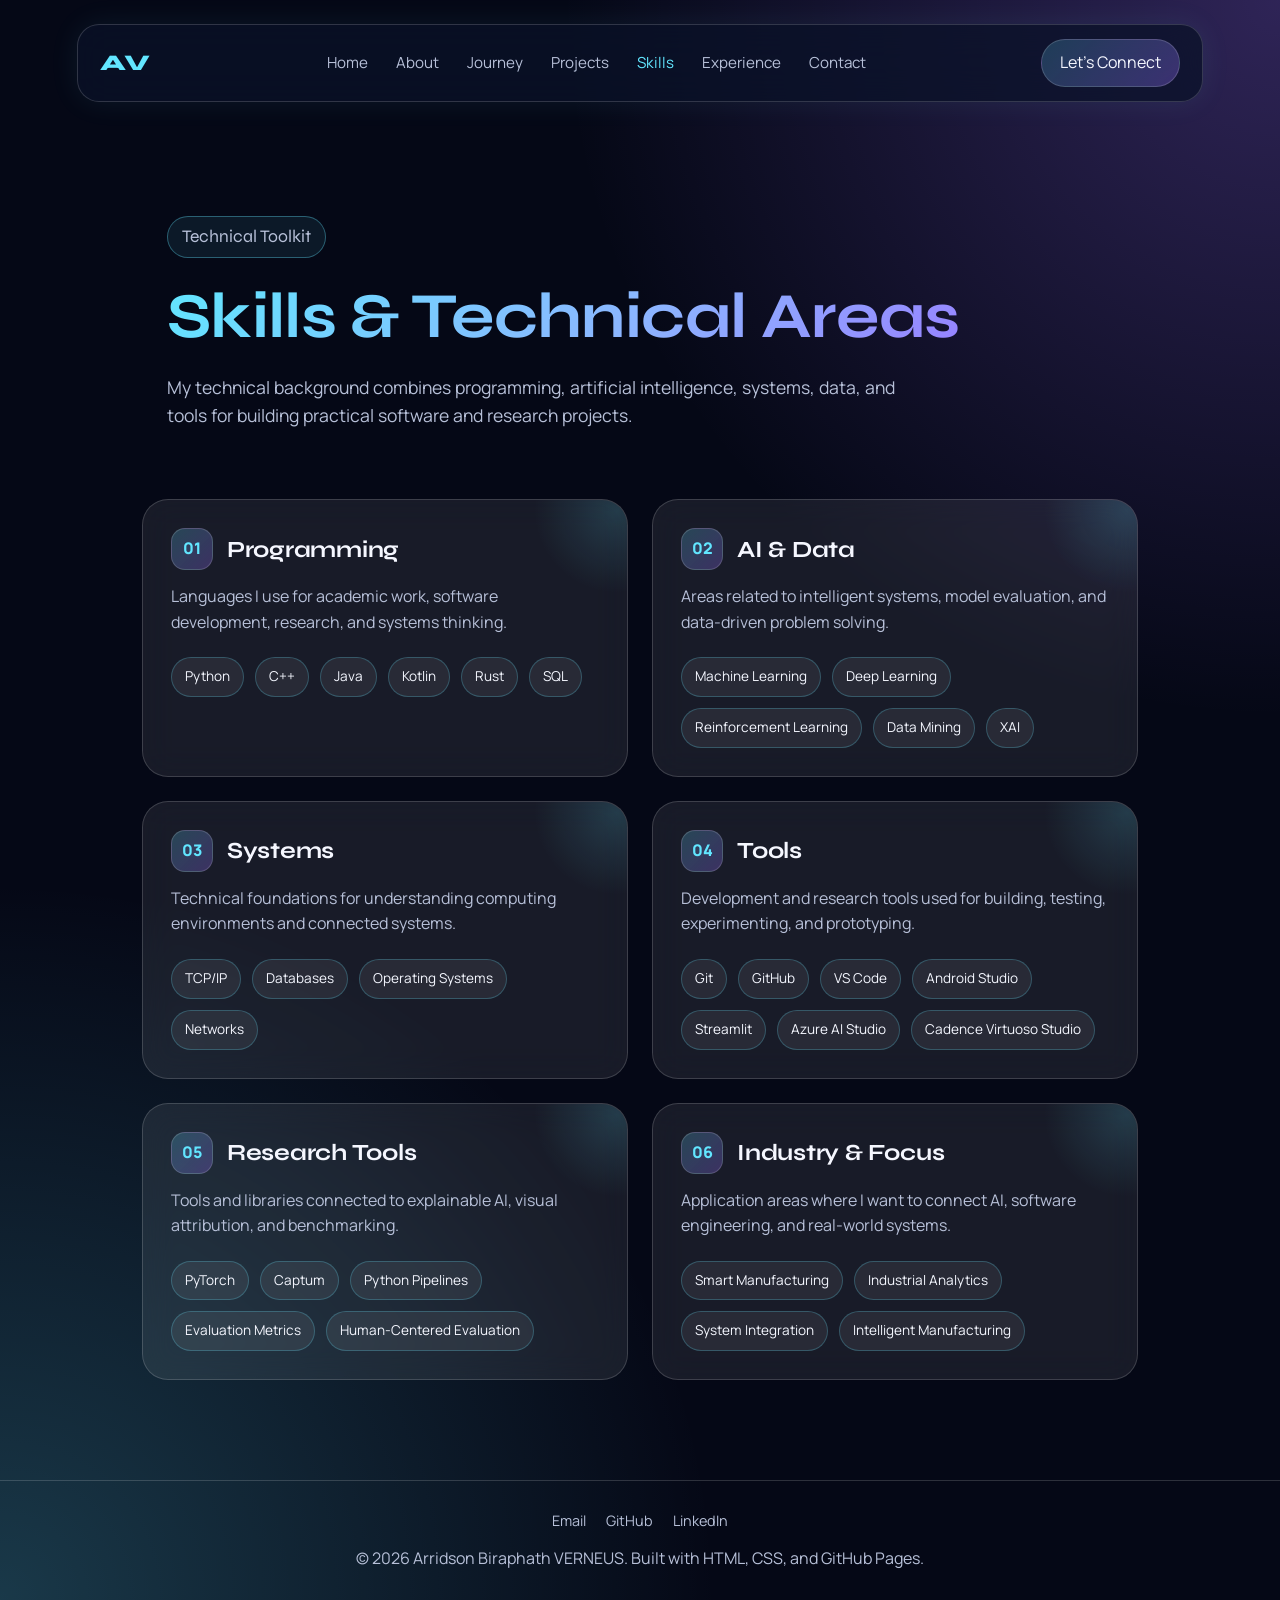
<file: skills.html>
<!DOCTYPE html>
<html lang="en">
<head>
  <meta charset="UTF-8" />
  <meta name="viewport" content="width=device-width, initial-scale=1.0" />

  <title>Skills | Arridson Biraphath VERNEUS</title>
  <meta name="description" content="Technical skills of Arridson Biraphath VERNEUS across programming, AI and data, systems, tools, and intelligent manufacturing." />
  <meta name="author" content="Arridson Biraphath VERNEUS" />
  <meta name="theme-color" content="#050816" />
  <link rel="canonical" href="https://arrisnnow.github.io/skills.html" />

  <!-- Favicon -->
  <link rel="icon" href="assets/favicon.svg" type="image/svg+xml" />

  <!-- Open Graph / social sharing -->
  <meta property="og:type" content="website" />
  <meta property="og:site_name" content="Arridson Biraphath VERNEUS" />
  <meta property="og:title" content="Skills | Arridson Biraphath VERNEUS" />
  <meta property="og:description" content="Technical skills of Arridson Biraphath VERNEUS across programming, AI and data, systems, tools, and intelligent manufacturing." />
  <meta property="og:url" content="https://arrisnnow.github.io/skills.html" />
  <meta property="og:image" content="https://arrisnnow.github.io/assets/og-image.png" />
  <meta property="og:image:width" content="1200" />
  <meta property="og:image:height" content="630" />
  <meta name="twitter:card" content="summary_large_image" />
  <meta name="twitter:title" content="Skills | Arridson Biraphath VERNEUS" />
  <meta name="twitter:description" content="Technical skills of Arridson Biraphath VERNEUS across programming, AI and data, systems, tools, and intelligent manufacturing." />
  <meta name="twitter:image" content="https://arrisnnow.github.io/assets/og-image.png" />

  <!-- Fonts -->
  <link rel="preconnect" href="https://fonts.googleapis.com" />
  <link rel="preconnect" href="https://fonts.gstatic.com" crossorigin />
  <link href="https://fonts.googleapis.com/css2?family=Syne:wght@600;700;800&family=Manrope:wght@400;500;600;700&family=JetBrains+Mono:wght@400;500&display=swap" rel="stylesheet" />

  <link rel="stylesheet" href="css/style.css" />
</head>
<body>
  <a class="skip-link" href="#main">Skip to content</a>

  <header class="site-header">
    <nav class="navbar" aria-label="Main navigation">
      <a href="index.html" class="logo">AV</a>

      <button class="nav-toggle" aria-label="Toggle menu" aria-expanded="false" aria-controls="nav-menu">
        <span></span><span></span><span></span>
      </button>

      <ul class="nav-links" id="nav-menu">
        <li><a href="index.html">Home</a></li>
        <li><a href="about.html">About</a></li>
        <li><a href="journey.html">Journey</a></li>
        <li><a href="projects.html">Projects</a></li>
        <li><a href="skills.html">Skills</a></li>
        <li><a href="experience.html">Experience</a></li>
        <li><a href="contact.html">Contact</a></li>
        <li class="nav-cta-mobile"><a href="contact.html" class="nav-button">Let&rsquo;s Connect</a></li>
      </ul>

      <a href="contact.html" class="nav-button nav-cta-desktop">Let&rsquo;s Connect</a>
    </nav>
  </header>

  <main id="main">
    <section class="page-hero">
      <p class="section-label">Technical Toolkit</p>
      <h1>Skills &amp; Technical Areas</h1>
      <p>My technical background combines programming, artificial intelligence,
        systems, data, and tools for building practical software and research projects.</p>
    </section>

    <section class="skills-layout">
      <article class="skill-category large-skill-card">
        <div class="skill-category-header"><span class="skill-number">01</span><h2>Programming</h2></div>
        <p>Languages I use for academic work, software development, research, and systems thinking.</p>
        <div class="skill-tags"><span>Python</span><span>C++</span><span>Java</span><span>Kotlin</span><span>Rust</span><span>SQL</span></div>
      </article>
      <article class="skill-category">
        <div class="skill-category-header"><span class="skill-number">02</span><h2>AI &amp; Data</h2></div>
        <p>Areas related to intelligent systems, model evaluation, and data-driven problem solving.</p>
        <div class="skill-tags"><span>Machine Learning</span><span>Deep Learning</span><span>Reinforcement Learning</span><span>Data Mining</span><span>XAI</span></div>
      </article>
      <article class="skill-category">
        <div class="skill-category-header"><span class="skill-number">03</span><h2>Systems</h2></div>
        <p>Technical foundations for understanding computing environments and connected systems.</p>
        <div class="skill-tags"><span>TCP/IP</span><span>Databases</span><span>Operating Systems</span><span>Networks</span></div>
      </article>
      <article class="skill-category">
        <div class="skill-category-header"><span class="skill-number">04</span><h2>Tools</h2></div>
        <p>Development and research tools used for building, testing, experimenting, and prototyping.</p>
        <div class="skill-tags"><span>Git</span><span>GitHub</span><span>VS Code</span><span>Android Studio</span><span>Streamlit</span><span>Azure AI Studio</span><span>Cadence Virtuoso Studio</span></div>
      </article>
      <article class="skill-category">
        <div class="skill-category-header"><span class="skill-number">05</span><h2>Research Tools</h2></div>
        <p>Tools and libraries connected to explainable AI, visual attribution, and benchmarking.</p>
        <div class="skill-tags"><span>PyTorch</span><span>Captum</span><span>Python Pipelines</span><span>Evaluation Metrics</span><span>Human-Centered Evaluation</span></div>
      </article>
      <article class="skill-category large-skill-card">
        <div class="skill-category-header"><span class="skill-number">06</span><h2>Industry &amp; Focus</h2></div>
        <p>Application areas where I want to connect AI, software engineering, and real-world systems.</p>
        <div class="skill-tags"><span>Smart Manufacturing</span><span>Industrial Analytics</span><span>System Integration</span><span>Intelligent Manufacturing</span></div>
      </article>
    </section>
  </main>

  <footer class="site-footer">
    <div class="footer-social">
      <a href="mailto:arridsonverneus@gmail.com">Email</a>
      <a href="https://github.com/ArriSnnow" target="_blank" rel="noopener noreferrer">GitHub</a>
      <a href="https://www.linkedin.com/in/your-username" target="_blank" rel="noopener noreferrer">LinkedIn</a>
    </div>
    <p>&copy; 2026 Arridson Biraphath VERNEUS. Built with HTML, CSS, and GitHub Pages.</p>
  </footer>

  <script src="js/script.js"></script>
</body>
</html>
</file>
<file: css/style.css>
* {
  margin: 0;
  padding: 0;
  box-sizing: border-box;
}

:root {
  --bg-main: #050816;
  --bg-card: rgba(255, 255, 255, 0.08);
  --bg-card-strong: rgba(255, 255, 255, 0.12);
  --text-main: #f5f7ff;
  --text-muted: #b7c0d8;
  --cyan: #62e6ff;
  --purple: #9b6dff;
  --border: rgba(255, 255, 255, 0.16);
  --shadow: rgba(98, 230, 255, 0.18);
  --font-display: "Syne", "Segoe UI", sans-serif;
  --font-body: "Manrope", "Segoe UI", system-ui, sans-serif;
  --font-mono: "JetBrains Mono", "Courier New", monospace;
}

html {
  scroll-behavior: smooth;
}

body {
  font-family: var(--font-body);
  background:
    radial-gradient(circle at top right, rgba(155, 109, 255, 0.28), transparent 35%),
    radial-gradient(circle at bottom left, rgba(98, 230, 255, 0.22), transparent 35%),
    var(--bg-main);
  color: var(--text-main);
  min-height: 100vh;
  line-height: 1.6;
}

/* Header */

.site-header {
  width: 100%;
  padding: 24px 6%;
  position: sticky;
  top: 0;
  z-index: 10;
}

.navbar {
  max-width: 1200px;
  margin: 0 auto;
  padding: 14px 22px;
  display: flex;
  align-items: center;
  justify-content: space-between;
  background: rgba(10, 18, 40, 0.75);
  border: 1px solid var(--border);
  border-radius: 22px;
  backdrop-filter: blur(18px);
  box-shadow: 0 0 30px rgba(98, 230, 255, 0.08);
}

.logo {
  color: var(--cyan);
  font-weight: 800;
  font-size: 1.4rem;
  text-decoration: none;
  letter-spacing: 1px;
}

.nav-links {
  display: flex;
  list-style: none;
  gap: 28px;
}

.nav-links a {
  color: var(--text-muted);
  text-decoration: none;
  font-size: 0.95rem;
  transition: 0.3s ease;
}

.nav-links a:hover,
.nav-links a.active {
  color: var(--cyan);
}

.nav-button {
  text-decoration: none;
  color: var(--text-main);
  padding: 10px 18px;
  border-radius: 999px;
  background: linear-gradient(135deg, rgba(98, 230, 255, 0.2), rgba(155, 109, 255, 0.32));
  border: 1px solid var(--border);
}

/* Hero */

.hero-section {
  max-width: 1200px;
  margin: 0 auto;
  padding: 90px 6% 70px;
  display: grid;
  grid-template-columns: 1.05fr 0.95fr;
  align-items: center;
  gap: 60px;
}

.section-label {
  display: inline-block;
  color: var(--cyan);
  border: 1px solid rgba(98, 230, 255, 0.35);
  border-radius: 999px;
  padding: 6px 14px;
  margin-bottom: 24px;
  background: rgba(98, 230, 255, 0.08);
  font-size: 0.9rem;
}

.hero-content h1 {
  font-size: clamp(2.8rem, 6vw, 5.6rem);
  line-height: 1.05;
  margin-bottom: 18px;
  background: linear-gradient(135deg, var(--cyan), #8cb5ff, var(--purple));
  -webkit-background-clip: text;
  color: transparent;
}

.hero-content h2 {
  font-size: 1.3rem;
  color: var(--text-muted);
  font-weight: 500;
  margin-bottom: 28px;
}

.hero-description {
  max-width: 560px;
  font-size: 1.1rem;
  color: var(--text-muted);
  margin-bottom: 36px;
}

.hero-buttons {
  display: flex;
  gap: 18px;
  flex-wrap: wrap;
}

.primary-button,
.secondary-button {
  text-decoration: none;
  padding: 14px 24px;
  border-radius: 14px;
  font-weight: 700;
  transition: 0.3s ease;
}

.primary-button {
  color: #03111d;
  background: var(--cyan);
  box-shadow: 0 0 22px rgba(98, 230, 255, 0.35);
}

.secondary-button {
  color: var(--text-main);
  background: rgba(155, 109, 255, 0.14);
  border: 1px solid rgba(155, 109, 255, 0.4);
}

.primary-button:hover,
.secondary-button:hover {
  transform: translateY(-3px);
}

/* Hero visual */

.hero-visual {
  position: relative;
  min-height: 430px;
}

.dashboard-card {
  background: var(--bg-card);
  border: 1px solid var(--border);
  backdrop-filter: blur(18px);
  border-radius: 24px;
  box-shadow: 0 0 40px rgba(98, 230, 255, 0.08);
}

.main-card {
  padding: 28px;
  min-height: 310px;
}

.card-label {
  color: var(--cyan);
  font-size: 0.9rem;
  margin-bottom: 10px;
}

.main-card h3 {
  font-size: 1.5rem;
  margin-bottom: 24px;
}

.code-box {
  background: rgba(0, 0, 0, 0.28);
  border: 1px solid rgba(255, 255, 255, 0.1);
  padding: 22px;
  border-radius: 16px;
  color: #dce7ff;
  font-family: var(--font-mono);
  display: flex;
  flex-direction: column;
  gap: 10px;
  overflow-x: auto;
}

.floating-card {
  position: absolute;
  padding: 18px 20px;
}

.floating-card p {
  color: var(--text-muted);
  font-size: 0.85rem;
}

.floating-card strong {
  color: var(--cyan);
}

.top-card {
  top: 35px;
  right: -20px;
}

.bottom-card {
  bottom: 30px;
  left: -25px;
}

/* Highlights */

.quick-highlights {
  max-width: 1200px;
  margin: 0 auto;
  padding: 10px 6% 90px;
  display: grid;
  grid-template-columns: repeat(3, 1fr);
  gap: 22px;
}

.highlight-card {
  background: var(--bg-card);
  border: 1px solid var(--border);
  border-radius: 22px;
  padding: 26px;
  backdrop-filter: blur(16px);
}

.highlight-card h3 {
  color: var(--cyan);
  margin-bottom: 10px;
}

.highlight-card p {
  color: var(--text-muted);
}

/* Footer */

.site-footer {
  text-align: center;
  padding: 28px 6%;
  color: var(--text-muted);
  border-top: 1px solid var(--border);
}

/* Responsive */

@media (max-width: 900px) {
  .navbar {
    flex-wrap: wrap;
    gap: 18px;
  }

  .nav-links {
    order: 3;
    width: 100%;
    justify-content: center;
    flex-wrap: wrap;
    gap: 18px;
  }

  .hero-section {
    grid-template-columns: 1fr;
    padding-top: 50px;
  }

  .hero-visual {
    min-height: 360px;
  }

  .top-card,
  .bottom-card {
    position: static;
    margin-top: 18px;
  }

  .quick-highlights {
    grid-template-columns: 1fr;
  }
}

@media (max-width: 600px) {
  .site-header {
    padding: 16px 4%;
  }

  .navbar {
    border-radius: 18px;
  }

  .nav-button {
    display: none;
  }

  .hero-section {
    padding-left: 5%;
    padding-right: 5%;
  }

  .hero-content h1 {
    font-size: 2.8rem;
  }

  .hero-buttons {
    flex-direction: column;
  }

  .primary-button,
  .secondary-button {
    text-align: center;
  }
}

/* Added after about.html */

.page-hero {
  max-width: 1100px;
  margin: 0 auto;
  padding: 90px 6% 50px;
}

.page-hero h1 {
  font-size: clamp(2.4rem, 5vw, 4.8rem);
  line-height: 1.08;
  margin-bottom: 22px;
  background: linear-gradient(135deg, var(--cyan), #8cb5ff, var(--purple));
  -webkit-background-clip: text;
  color: transparent;
}

.page-hero p {
  max-width: 760px;
  color: var(--text-muted);
  font-size: 1.1rem;
}

.card-grid {
  max-width: 1100px;
  margin: 0 auto;
  padding: 20px 6% 90px;
  display: grid;
  grid-template-columns: repeat(3, 1fr);
  gap: 22px;
}

.info-card {
  background: var(--bg-card);
  border: 1px solid var(--border);
  border-radius: 22px;
  padding: 28px;
  backdrop-filter: blur(16px);
  transition: 0.3s ease;
}

.info-card:hover {
  transform: translateY(-5px);
  box-shadow: 0 0 35px rgba(98, 230, 255, 0.12);
}

.info-card h2 {
  color: var(--cyan);
  margin-bottom: 14px;
  font-size: 1.25rem;
}

.info-card p {
  color: var(--text-muted);
}

@media (max-width: 900px) {
  .card-grid {
    grid-template-columns: 1fr;
  }
}

/* Journey timeline page */

.timeline-section {
  max-width: 1100px;
  margin: 0 auto;
  padding: 30px 6% 110px;
  position: relative;
}

.timeline-line {
  position: absolute;
  top: 40px;
  bottom: 120px;
  left: 50%;
  width: 3px;
  transform: translateX(-50%);
  background: linear-gradient(to bottom, var(--cyan), var(--purple));
  box-shadow: 0 0 24px rgba(98, 230, 255, 0.5);
  border-radius: 999px;
}

.timeline-item {
  position: relative;
  width: 50%;
  padding: 28px 42px;
}

.timeline-item.left {
  left: 0;
  text-align: right;
}

.timeline-item.right {
  left: 50%;
  text-align: left;
}

.timeline-dot {
  position: absolute;
  top: 42px;
  width: 38px;
  height: 38px;
  border-radius: 50%;
  background: linear-gradient(135deg, var(--cyan), var(--purple));
  color: #06111f;
  font-weight: 800;
  display: flex;
  align-items: center;
  justify-content: center;
  box-shadow: 0 0 24px rgba(98, 230, 255, 0.45);
  z-index: 2;
}

.timeline-item.left .timeline-dot {
  right: -19px;
}

.timeline-item.right .timeline-dot {
  left: -19px;
}

.timeline-card {
  background: var(--bg-card);
  border: 1px solid var(--border);
  border-radius: 24px;
  padding: 28px;
  backdrop-filter: blur(16px);
  transition: 0.3s ease;
}

.timeline-card:hover {
  transform: translateY(-5px);
  box-shadow: 0 0 35px rgba(155, 109, 255, 0.16);
}

.timeline-tag {
  display: inline-block;
  color: var(--cyan);
  font-size: 0.78rem;
  border: 1px solid rgba(98, 230, 255, 0.28);
  background: rgba(98, 230, 255, 0.08);
  border-radius: 999px;
  padding: 5px 11px;
  margin-bottom: 14px;
}

.timeline-card h2 {
  color: var(--text-main);
  font-size: 1.45rem;
  margin-bottom: 6px;
}

.timeline-card h3 {
  color: var(--purple);
  font-size: 0.95rem;
  margin-bottom: 14px;
  font-weight: 600;
}

.timeline-card p {
  color: var(--text-muted);
}

@media (max-width: 900px) {
  .timeline-line {
    left: 24px;
  }

  .timeline-item,
  .timeline-item.left,
  .timeline-item.right {
    width: 100%;
    left: 0;
    text-align: left;
    padding-left: 70px;
    padding-right: 0;
  }

  .timeline-item.left .timeline-dot,
  .timeline-item.right .timeline-dot {
    left: 5px;
    right: auto;
  }
}

/* Projects page */

.projects-grid {
  max-width: 1150px;
  margin: 0 auto;
  padding: 20px 6% 100px;
  display: grid;
  grid-template-columns: repeat(2, 1fr);
  gap: 26px;
}

.project-card {
  position: relative;
  overflow: hidden;
  background: var(--bg-card);
  border: 1px solid var(--border);
  border-radius: 26px;
  padding: 26px;
  backdrop-filter: blur(16px);
  transition: 0.3s ease;
}

.project-card:hover {
  transform: translateY(-6px);
  box-shadow: 0 0 40px rgba(98, 230, 255, 0.14);
}

.project-number {
  color: var(--cyan);
  font-weight: 800;
  font-size: 0.9rem;
  margin-bottom: 18px;
}

.project-visual {
  min-height: 160px;
  border-radius: 20px;
  margin-bottom: 24px;
  background:
    radial-gradient(circle at top right, rgba(98, 230, 255, 0.22), transparent 40%),
    radial-gradient(circle at bottom left, rgba(155, 109, 255, 0.25), transparent 40%),
    rgba(0, 0, 0, 0.22);
  border: 1px solid rgba(255, 255, 255, 0.1);
  display: flex;
  align-items: center;
  justify-content: center;
}

.project-content h2 {
  color: var(--text-main);
  font-size: 1.35rem;
  margin-bottom: 12px;
}

.project-content p {
  color: var(--text-muted);
  margin-bottom: 20px;
}

.project-tags {
  display: flex;
  flex-wrap: wrap;
  gap: 10px;
}

.project-tags span {
  color: var(--cyan);
  border: 1px solid rgba(98, 230, 255, 0.28);
  background: rgba(98, 230, 255, 0.08);
  padding: 6px 11px;
  border-radius: 999px;
  font-size: 0.78rem;
}

/* Small project visuals */

.mini-chart {
  display: flex;
  align-items: end;
  gap: 14px;
  height: 90px;
}

.mini-chart span {
  display: block;
  width: 34px;
  border-radius: 10px 10px 0 0;
  background: linear-gradient(to top, var(--purple), var(--cyan));
  box-shadow: 0 0 20px rgba(98, 230, 255, 0.25);
}

.mini-chart span:nth-child(1) {
  height: 45px;
}

.mini-chart span:nth-child(2) {
  height: 70px;
}

.mini-chart span:nth-child(3) {
  height: 90px;
}

.flow-visual {
  display: flex;
  gap: 14px;
  align-items: center;
}

.flow-visual span {
  color: var(--text-main);
  background: rgba(255, 255, 255, 0.08);
  border: 1px solid var(--border);
  padding: 12px 16px;
  border-radius: 14px;
}

.test-visual {
  width: 75%;
  background: rgba(0, 0, 0, 0.28);
  border: 1px solid rgba(255, 255, 255, 0.1);
  padding: 18px;
  border-radius: 16px;
  font-family: var(--font-mono);
}

.test-visual p {
  color: #8cffd1;
  margin-bottom: 8px;
}

.website-visual {
  width: 78%;
  display: grid;
  gap: 12px;
}

.website-visual div {
  height: 22px;
  border-radius: 999px;
  background: linear-gradient(135deg, rgba(98, 230, 255, 0.75), rgba(155, 109, 255, 0.75));
}

.website-visual div:nth-child(2) {
  width: 70%;
}

.website-visual div:nth-child(3) {
  width: 45%;
}

@media (max-width: 900px) {
  .projects-grid {
    grid-template-columns: 1fr;
  }

  .flow-visual {
    flex-direction: column;
  }
}

/* Skills page */

.skills-layout {
  max-width: 1150px;
  margin: 0 auto;
  padding: 20px 6% 100px;
  display: grid;
  grid-template-columns: repeat(2, 1fr);
  gap: 24px;
}

.skill-category {
  background: var(--bg-card);
  border: 1px solid var(--border);
  border-radius: 26px;
  padding: 28px;
  backdrop-filter: blur(16px);
  transition: 0.3s ease;
  position: relative;
  overflow: hidden;
}

.skill-category::before {
  content: "";
  position: absolute;
  width: 180px;
  height: 180px;
  right: -80px;
  top: -80px;
  background: radial-gradient(circle, rgba(98, 230, 255, 0.16), transparent 65%);
  pointer-events: none;
}

.skill-category:hover {
  transform: translateY(-5px);
  box-shadow: 0 0 35px rgba(98, 230, 255, 0.12);
}

.large-skill-card {
  grid-column: span 1;
}

.skill-category-header {
  display: flex;
  align-items: center;
  gap: 14px;
  margin-bottom: 14px;
}

.skill-number {
  width: 42px;
  height: 42px;
  border-radius: 14px;
  background: linear-gradient(135deg, rgba(98, 230, 255, 0.22), rgba(155, 109, 255, 0.28));
  border: 1px solid var(--border);
  color: var(--cyan);
  font-weight: 800;
  display: flex;
  align-items: center;
  justify-content: center;
}

.skill-category h2 {
  color: var(--text-main);
  font-size: 1.45rem;
}

.skill-category p {
  color: var(--text-muted);
  margin-bottom: 22px;
}

.skill-tags {
  display: flex;
  flex-wrap: wrap;
  gap: 11px;
}

.skill-tags span {
  color: var(--text-main);
  background: rgba(255, 255, 255, 0.07);
  border: 1px solid rgba(98, 230, 255, 0.24);
  padding: 8px 13px;
  border-radius: 999px;
  font-size: 0.85rem;
}

@media (max-width: 900px) {
  .skills-layout {
    grid-template-columns: 1fr;
  }
}

/* Experience page */

.experience-grid {
  max-width: 1150px;
  margin: 0 auto;
  padding: 20px 6% 100px;
  display: grid;
  grid-template-columns: repeat(3, 1fr);
  gap: 24px;
}

.experience-card {
  background: var(--bg-card);
  border: 1px solid var(--border);
  border-radius: 26px;
  padding: 28px;
  backdrop-filter: blur(16px);
  transition: 0.3s ease;
  position: relative;
  overflow: hidden;
}

.experience-card::after {
  content: "";
  position: absolute;
  width: 160px;
  height: 160px;
  right: -70px;
  bottom: -70px;
  background: radial-gradient(circle, rgba(155, 109, 255, 0.18), transparent 65%);
  pointer-events: none;
}

.experience-card:hover {
  transform: translateY(-5px);
  box-shadow: 0 0 35px rgba(155, 109, 255, 0.14);
}

.experience-icon {
  width: 42px;
  height: 42px;
  border-radius: 14px;
  background: linear-gradient(135deg, rgba(98, 230, 255, 0.22), rgba(155, 109, 255, 0.28));
  border: 1px solid var(--border);
  color: var(--cyan);
  font-weight: 800;
  display: flex;
  align-items: center;
  justify-content: center;
  margin-bottom: 18px;
}

.experience-card h2 {
  color: var(--text-main);
  font-size: 1.3rem;
  margin-bottom: 6px;
}

.experience-card h3 {
  color: var(--purple);
  font-size: 0.95rem;
  margin-bottom: 16px;
}

.experience-card p {
  color: var(--text-muted);
}

.experience-tags {
  display: flex;
  flex-wrap: wrap;
  gap: 9px;
  margin-top: 20px;
}

.experience-tags span {
  color: var(--cyan);
  border: 1px solid rgba(98, 230, 255, 0.24);
  background: rgba(98, 230, 255, 0.08);
  padding: 6px 10px;
  border-radius: 999px;
  font-size: 0.76rem;
}

.certificate-list {
  margin-top: 18px;
  display: grid;
  gap: 10px;
}

.certificate-list p {
  padding: 11px 12px;
  border-radius: 14px;
  background: rgba(0, 0, 0, 0.24);
  border: 1px solid rgba(255, 255, 255, 0.1);
  font-size: 0.9rem;
}

@media (max-width: 1000px) {
  .experience-grid {
    grid-template-columns: repeat(2, 1fr);
  }
}

@media (max-width: 700px) {
  .experience-grid {
    grid-template-columns: 1fr;
  }
}

/* Contact page */

.contact-section {
  max-width: 1200px;
  margin: 0 auto;
  padding: 90px 6% 110px;
  display: grid;
  grid-template-columns: 1.05fr 0.95fr;
  gap: 56px;
  align-items: center;
}

.contact-content h1 {
  font-size: clamp(2.6rem, 5vw, 5rem);
  line-height: 1.05;
  margin-bottom: 24px;
  background: linear-gradient(135deg, var(--cyan), #8cb5ff, var(--purple));
  -webkit-background-clip: text;
  color: transparent;
}

.contact-intro {
  color: var(--text-muted);
  font-size: 1.1rem;
  max-width: 700px;
  margin-bottom: 34px;
}

.contact-info-grid {
  display: grid;
  gap: 18px;
  margin-bottom: 34px;
}

.contact-info-card {
  background: var(--bg-card);
  border: 1px solid var(--border);
  border-radius: 22px;
  padding: 22px;
  backdrop-filter: blur(16px);
}

.contact-info-card h2 {
  color: var(--cyan);
  font-size: 1rem;
  margin-bottom: 8px;
}

.contact-info-card p {
  color: var(--text-muted);
}

.contact-buttons {
  display: flex;
  flex-wrap: wrap;
  gap: 16px;
}

.contact-visual {
  position: relative;
}

.message-card {
  background: var(--bg-card);
  border: 1px solid var(--border);
  border-radius: 28px;
  padding: 34px;
  backdrop-filter: blur(18px);
  min-height: 360px;
  box-shadow: 0 0 45px rgba(98, 230, 255, 0.1);
  position: relative;
  overflow: hidden;
}

.message-card::before {
  content: "";
  position: absolute;
  width: 240px;
  height: 240px;
  right: -80px;
  top: -80px;
  background: radial-gradient(circle, rgba(98, 230, 255, 0.22), transparent 65%);
}

.message-card h2 {
  color: var(--text-main);
  font-size: 1.8rem;
  line-height: 1.25;
  margin-bottom: 20px;
  position: relative;
}

.message-card p {
  color: var(--text-muted);
  position: relative;
}

.message-lines {
  margin-top: 42px;
  display: grid;
  gap: 14px;
  position: relative;
}

.message-lines span {
  height: 14px;
  border-radius: 999px;
  background: linear-gradient(135deg, rgba(98, 230, 255, 0.65), rgba(155, 109, 255, 0.55));
}

.message-lines span:nth-child(2) {
  width: 78%;
}

.message-lines span:nth-child(3) {
  width: 55%;
}

@media (max-width: 900px) {
  .contact-section {
    grid-template-columns: 1fr;
    padding-top: 50px;
  }
}

@media (max-width: 600px) {
  .contact-buttons {
    flex-direction: column;
  }
}

/* =====================================================
   Enhancements: typography, nav menu, media, a11y
   ===================================================== */

/* Display font for headings + brand */
.logo,
.hero-content h1,
.hero-content h2,
.page-hero h1,
.contact-content h1,
.main-card h3,
.section-label {
  font-family: var(--font-display);
}
h1, h2, h3 { font-family: var(--font-display); letter-spacing: -0.01em; }
.nav-links a, .nav-button, .primary-button, .secondary-button { font-family: var(--font-body); }

/* Skip link (keyboard / screen-reader accessibility) */
.skip-link {
  position: absolute;
  left: 14px;
  top: -60px;
  z-index: 100;
  background: var(--cyan);
  color: #03111d;
  padding: 10px 16px;
  border-radius: 10px;
  font-weight: 700;
  text-decoration: none;
  transition: top 0.25s ease;
}
.skip-link:focus { top: 14px; }

/* Visible focus ring for keyboard users */
a:focus-visible,
button:focus-visible {
  outline: 2px solid var(--cyan);
  outline-offset: 3px;
  border-radius: 6px;
}

/* Hamburger toggle (hidden on desktop) */
.nav-toggle {
  display: none;
  flex-direction: column;
  gap: 5px;
  width: 44px;
  height: 44px;
  align-items: center;
  justify-content: center;
  background: transparent;
  border: 1px solid var(--border);
  border-radius: 12px;
  cursor: pointer;
}
.nav-toggle span {
  display: block;
  width: 22px;
  height: 2px;
  background: var(--text-main);
  border-radius: 2px;
  transition: transform 0.3s ease, opacity 0.3s ease;
}
.nav-toggle[aria-expanded="true"] span:nth-child(1) { transform: translateY(7px) rotate(45deg); }
.nav-toggle[aria-expanded="true"] span:nth-child(2) { opacity: 0; }
.nav-toggle[aria-expanded="true"] span:nth-child(3) { transform: translateY(-7px) rotate(-45deg); }

/* Active link indicator */
.nav-links a[aria-current="page"] { color: var(--cyan); }

/* Header gains a subtle solid backing once the page is scrolled */
.site-header.scrolled .navbar {
  background: rgba(8, 14, 32, 0.92);
  box-shadow: 0 8px 30px rgba(0, 0, 0, 0.35);
}

/* CTA button used in nav also appears inside the mobile menu */
.nav-cta-mobile { display: none; }

/* ---- Mobile navigation ---- */
@media (max-width: 820px) {
  .nav-toggle { display: flex; }
  .nav-cta-desktop { display: none; }

  .nav-links {
    position: absolute;
    top: calc(100% + 12px);
    left: 0;
    right: 0;
    flex-direction: column;
    align-items: stretch;
    gap: 4px;
    padding: 14px;
    background: rgba(8, 14, 32, 0.97);
    border: 1px solid var(--border);
    border-radius: 20px;
    backdrop-filter: blur(18px);
    box-shadow: 0 20px 50px rgba(0, 0, 0, 0.45);
    max-height: 0;
    overflow: hidden;
    opacity: 0;
    pointer-events: none;
    transform: translateY(-8px);
    transition: max-height 0.32s ease, opacity 0.25s ease, transform 0.25s ease;
  }
  .nav-links.open {
    max-height: 520px;
    opacity: 1;
    pointer-events: auto;
    transform: translateY(0);
  }
  .nav-links a {
    display: block;
    padding: 12px 14px;
    border-radius: 12px;
    font-size: 1rem;
  }
  .nav-links a:hover,
  .nav-links a[aria-current="page"] {
    background: rgba(98, 230, 255, 0.1);
  }
  .nav-cta-mobile { display: block; margin-top: 6px; }
  .nav-cta-mobile .nav-button { display: block; text-align: center; }
  .navbar { position: relative; flex-wrap: nowrap; }
}

/* The old breakpoint hid the CTA; keep links usable on tiny screens */
@media (max-width: 600px) {
  .nav-button.nav-cta-desktop { display: none; }
}

/* ---- About: photo + intro layout ---- */
.about-hero {
  display: grid;
  grid-template-columns: 280px 1fr;
  gap: 48px;
  align-items: center;
  max-width: 1100px;
  margin: 0 auto;
  padding: 90px 6% 40px;
}
.profile-photo {
  width: 100%;
  max-width: 280px;
  aspect-ratio: 1 / 1;
  object-fit: cover;
  border-radius: 28px;
  border: 1px solid var(--border);
  box-shadow: 0 0 45px rgba(98, 230, 255, 0.14);
  background: var(--bg-card);
}
.about-hero .about-intro h1 {
  font-size: clamp(2.2rem, 4.5vw, 4rem);
  line-height: 1.08;
  margin-bottom: 18px;
  background: linear-gradient(135deg, var(--cyan), #8cb5ff, var(--purple));
  -webkit-background-clip: text;
  background-clip: text;
  color: transparent;
}
.about-hero .about-intro p { color: var(--text-muted); font-size: 1.1rem; max-width: 640px; }
.about-actions { display: flex; flex-wrap: wrap; gap: 14px; margin-top: 26px; }

@media (max-width: 720px) {
  .about-hero { grid-template-columns: 1fr; gap: 26px; padding-top: 50px; text-align: left; }
  .profile-photo { max-width: 200px; }
}

/* ---- Project card action links ---- */
.project-links {
  display: flex;
  flex-wrap: wrap;
  gap: 12px;
  margin-top: 20px;
}
.project-link {
  display: inline-flex;
  align-items: center;
  gap: 7px;
  text-decoration: none;
  font-size: 0.85rem;
  font-weight: 700;
  padding: 9px 15px;
  border-radius: 12px;
  color: var(--text-main);
  background: rgba(255, 255, 255, 0.06);
  border: 1px solid var(--border);
  transition: 0.25s ease;
}
.project-link:hover {
  transform: translateY(-2px);
  border-color: rgba(98, 230, 255, 0.5);
  color: var(--cyan);
}
.project-link.primary {
  color: #03111d;
  background: var(--cyan);
  border-color: transparent;
}
.project-link.primary:hover { color: #03111d; box-shadow: 0 0 22px rgba(98, 230, 255, 0.4); }
.project-link svg { width: 15px; height: 15px; }

/* ---- Download CV button ---- */
.cv-button {
  display: inline-flex;
  align-items: center;
  gap: 9px;
  text-decoration: none;
  font-weight: 700;
  padding: 14px 24px;
  border-radius: 14px;
  color: var(--text-main);
  background: linear-gradient(135deg, rgba(98, 230, 255, 0.18), rgba(155, 109, 255, 0.32));
  border: 1px solid var(--border);
  transition: 0.3s ease;
}
.cv-button:hover { transform: translateY(-3px); box-shadow: 0 0 24px rgba(155, 109, 255, 0.3); }
.cv-button svg { width: 17px; height: 17px; }

/* ---- Footer social row ---- */
.footer-social {
  display: flex;
  justify-content: center;
  gap: 20px;
  margin-bottom: 14px;
}
.footer-social a {
  color: var(--text-muted);
  text-decoration: none;
  font-size: 0.9rem;
  transition: color 0.25s ease;
}
.footer-social a:hover { color: var(--cyan); }

/* Respect reduced-motion preferences */
@media (prefers-reduced-motion: reduce) {
  * { animation: none !important; transition: none !important; scroll-behavior: auto !important; }
}
</file>
